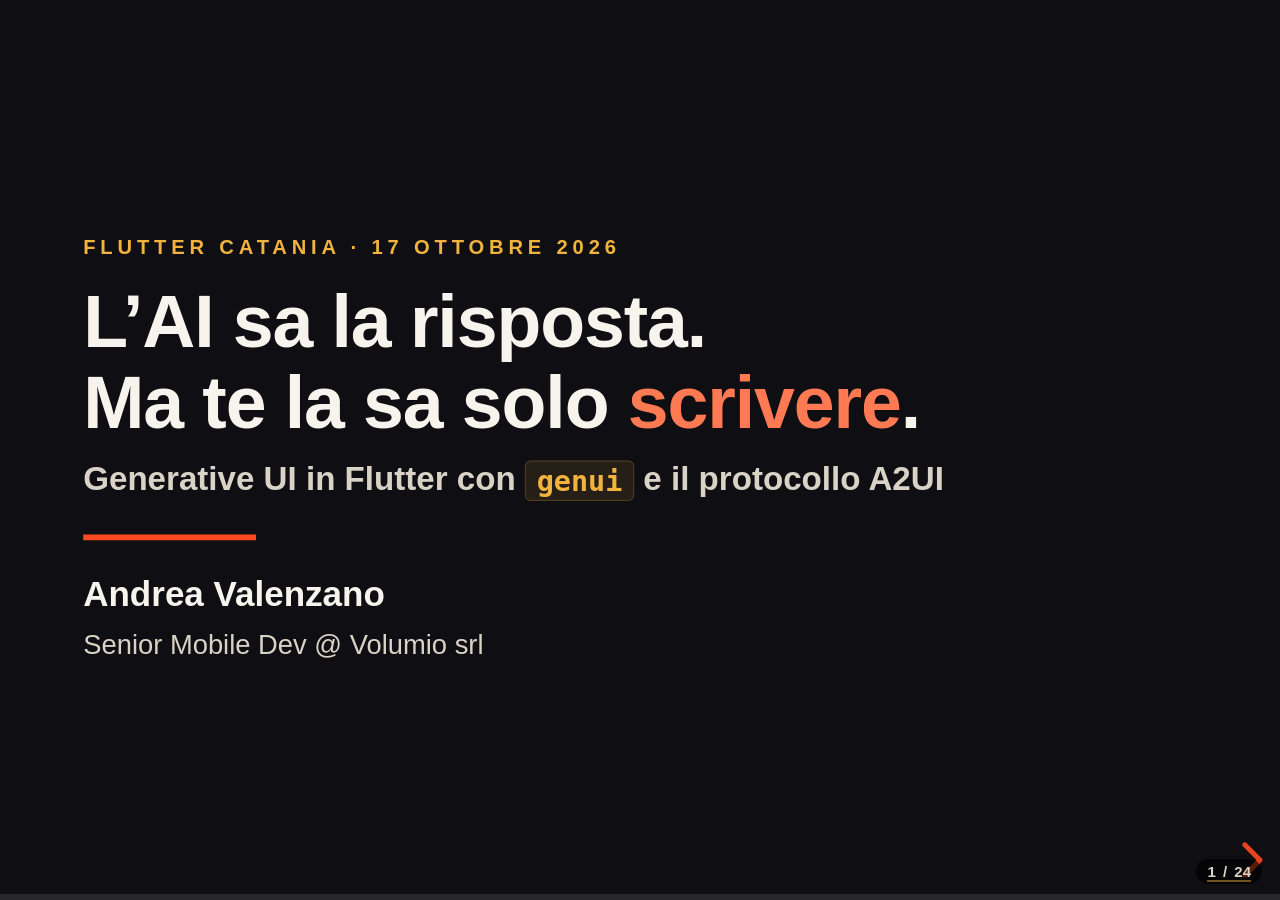
<file: slides/index.html>
<!doctype html>
<html lang="it">
<head>
  <meta charset="utf-8">
  <meta name="viewport" content="width=device-width, initial-scale=1.0, maximum-scale=1.0, user-scalable=no">
  <title>GenUI in Flutter — Flutter Catania, 17 ottobre 2026</title>
  <meta name="author" content="Andrea Valenzano">
  <meta name="description" content="L'AI sa la risposta, ma te la sa solo scrivere. Generative UI in Flutter con il package genui e il protocollo A2UI.">

  <!-- reveal.js 5.2.1 VENDORIZZATO: nessuna CDN, il deck parte offline da file:// e da HTTP -->
  <link rel="icon" href="data:image/svg+xml,%3Csvg xmlns='http://www.w3.org/2000/svg' viewBox='0 0 32 32'%3E%3Crect width='32' height='32' rx='6' fill='%230E0E13'/%3E%3Cpath d='M4 26 L16 7 L28 26 Z' fill='%23FF4A21'/%3E%3C/svg%3E">
  <link rel="stylesheet" href="vendor/reveal.js/dist/reset.css">
  <link rel="stylesheet" href="vendor/reveal.js/dist/reveal.css">
  <link rel="stylesheet" href="vendor/reveal.js/plugin/highlight/monokai.css">
  <!-- tema del talk: sostituisce integralmente dist/theme/* (non vendorizzato) -->
  <link rel="stylesheet" href="css/theme-etna.css">
</head>
<body>
<div class="reveal">
<div class="slides">

<!-- Durata: circa 40 minuti, più le domande (slot da 45).
     Atto 0 6:30 · Atto 1 5:45 · Atto 2 7:30 · Atto 3 13:40 ·
     Atto 4 3:40 · Chiusura 2:30. -->

<!-- ====================================================================== -->
<!-- ATTO 0 — AGGANCIO (6:30)                                               -->
<!-- ====================================================================== -->

<!-- ---------- 1 ---------- -->
<section id="s01" data-slide="1">
  <div class="wrap center cover">
    <div class="eyebrow">Flutter Catania &middot; 17 ottobre 2026</div>
    <h1>L&rsquo;AI sa la risposta.<br>Ma te la sa solo <span class="hl-lava">scrivere</span>.</h1>
    <div class="sub">Generative UI in Flutter con <code>genui</code> e il protocollo A2UI</div>
    <div class="rule"></div>
    <div class="who">
      <b>Andrea Valenzano</b>
      <span class="muted">Senior Mobile Dev @ Volumio srl</span>
    </div>
  </div>
</section>

<!-- ---------- 2 — IL PROBLEMA (confronto visivo reale) ---------- -->
<section id="s02" data-slide="2">
  <div class="actbar">Atto 0 &middot; <b>Il problema</b></div>
  <div class="wrap">
    <h2 class="stitle"><span class="kicker">Stessi dati</span>Chiedi all&rsquo;AI di una scossa sull&rsquo;Etna</h2>
    <div class="fill">
      <div class="grid g2" style="align-items:start">

        <!-- SINISTRA: la risposta testuale -->
        <div>
          <div class="chat-head">Quello che ricevi oggi</div>
          <div class="chat-bubble">
            Il <b>14 ottobre 2026 alle 04:12 UTC</b> l&rsquo;INGV ha registrato un
            evento di <b>magnitudo 3.4</b> nell&rsquo;area sommitale dell&rsquo;Etna,
            a <b>2.1 km</b> di profondit&agrave;, con epicentro <b>1.8 km a
            nord-est</b> del Cratere di Bocca Nuova, nel comune di Castiglione di
            Sicilia. Nelle sei ore precedenti tre scosse minori, tra magnitudo
            1.4 e 2.0. Nessun danno a persone o cose.
          </div>
          <div class="caption">Un muro di prosa. Per capire <em>dov&rsquo;&egrave;</em>
          devi aprire un&rsquo;altra app.</div>
        </div>

        <!-- DESTRA: la stessa informazione come card -->
        <div>
          <div class="card-head">Quello che potresti ricevere</div>
          <div class="quakecard">
            <svg class="qmap" viewBox="0 0 560 132" preserveAspectRatio="xMidYMid slice" role="img" aria-label="Mappa schematica dell'Etna con l'epicentro">
              <defs>
                <linearGradient id="seaG" x1="0" y1="0" x2="0" y2="1">
                  <stop offset="0%" stop-color="#121B26"/><stop offset="100%" stop-color="#0B1119"/>
                </linearGradient>
                <radialGradient id="coneG" cx="42%" cy="48%" r="62%">
                  <stop offset="0%" stop-color="#3E2C22"/><stop offset="100%" stop-color="#191921"/>
                </radialGradient>
              </defs>
              <rect width="560" height="132" fill="url(#seaG)"/>
              <!-- terra (schematica, non cartografica) -->
              <path d="M0,0 L392,0 L444,34 L436,86 L486,132 L0,132 Z" fill="url(#coneG)"/>
              <!-- costa ionica -->
              <path d="M392,0 L444,34 L436,86 L486,132" fill="none" stroke="#2E5A78" stroke-width="3"/>
              <!-- curve di livello attorno alla sommit&agrave; -->
              <g fill="none" stroke="#54402F" stroke-width="2">
                <ellipse cx="228" cy="60" rx="176" ry="54"/>
                <ellipse cx="228" cy="60" rx="132" ry="40"/>
                <ellipse cx="228" cy="60" rx="88"  ry="26"/>
                <ellipse cx="228" cy="60" rx="44"  ry="13"/>
              </g>
              <!-- reticolo -->
              <g stroke="#242A36" stroke-width="1">
                <line x1="140" y1="0" x2="140" y2="132"/><line x1="300" y1="0" x2="300" y2="132"/>
                <line x1="460" y1="0" x2="460" y2="132"/>
                <line x1="0" y1="40" x2="560" y2="40"/><line x1="0" y1="92" x2="560" y2="92"/>
              </g>
              <!-- epicentro -->
              <g>
                <circle cx="252" cy="52" r="30" fill="#FF4A21" opacity=".16"/>
                <circle cx="252" cy="52" r="18" fill="#FF4A21" opacity=".32"/>
                <circle cx="252" cy="52" r="8.5" fill="#FF4A21" stroke="#fff" stroke-width="2.5"/>
              </g>
              <!-- etichette -->
              <text x="252" y="102" fill="#E6DFD3" font-size="15" font-weight="700" font-family="sans-serif" text-anchor="middle">Etna &middot; area sommitale</text>
              <text x="534" y="124" fill="#5E86A4" font-size="14" font-family="sans-serif" text-anchor="end">Mar Ionio</text>
              <!-- scala -->
              <g><line x1="26" y1="118" x2="96" y2="118" stroke="#E6DFD3" stroke-width="3"/>
                 <text x="26" y="110" fill="#E6DFD3" font-size="13" font-family="sans-serif">5 km</text></g>
            </svg>
            <div class="qbody">
              <div class="qrow">
                <div class="mag">3.4</div>
                <div>
                  <div class="qwhere">Castiglione di Sicilia (CT)</div>
                  <div class="qwhen">14 ott 2026 &middot; 04:12 UTC &middot; INGV</div>
                </div>
              </div>
              <div class="qstats">
                <div>Profondit&agrave;<span>2.1 km</span></div>
                <div>Distanza<span>1.8 km NE</span></div>
                <div>Precedenti 6h<span>3 eventi</span></div>
              </div>
              <div class="qcta">Vedi i 3 eventi precedenti &rarr;</div>
            </div>
          </div>
        </div>

      </div>
    </div>
    <div class="footline lava">Stessi identici dati. Stesso modello. Stessa API.
      <span class="hl-ocra">Cambia solo chi decide la forma della risposta.</span></div>
  </div>
</section>

<!-- ---------- 3 — DEMO: QUELLO CHE RICEVI OGGI ---------- -->
<section id="s03" data-slide="3" class="live" data-background-color="#170A06">
  <div class="wrap center">
    <div class="livebadge"><span class="dot"></span> Demo</div>
    <h2>Quello che ricevi oggi</h2>
    <p class="stage">Dati INGV veri, ma il modello risponde <b>solo a parole</b>.</p>
    <div class="todo">
      <b>&#9654;</b> menu Risposte &rarr; <b>Solo testo</b><br>
      &gt; <b>dimmi della scossa pi&ugrave; forte di questa settimana</b><br>
      <span style="opacity:.75">attesa: tool call &rarr; INGV &rarr; un muro di prosa, come nella slide 2</span>
    </div>
  </div>
</section>

<!-- ====================================================================== -->
<!-- ATTO 1 — IL PERCH&Eacute; (5:45)                                       -->
<!-- ====================================================================== -->

<!-- ---------- 4 ---------- -->
<section id="s04" data-slide="4">
  <div class="actbar">Atto 1 &middot; <b>Il perch&eacute;</b></div>
  <div class="wrap">
    <h2 class="stitle"><span class="kicker">Il panorama</span>Tre modi di mettere insieme UI e AI</h2>
    <div class="fill">
      <div class="grid g3">
        <div class="card">
          <span class="tag t-neu">1</span>
          <h3>Chat pura</h3>
          <p class="muted" style="font-size:.86em">Una sola UI possibile:
          la bolla di testo. Tutto diventa prosa.</p>
          <p class="mono" style="font-size:.72em;color:var(--ash)">markdown &middot; liste
          &middot; tabelle ASCII</p>
        </div>
        <div class="card">
          <span class="tag t-neu">2</span>
          <h3>UI generativa, catalogo base</h3>
          <p class="muted" style="font-size:.86em">L&rsquo;AI sceglie <b>anche la
          forma</b>, con i mattoncini generici di <code>genui</code>.</p>
          <p class="mono" style="font-size:.72em;color:var(--ash)">Text &middot; Card
          &middot; Column &middot; Button</p>
        </div>
        <div class="card lava">
          <span class="tag t-hot">3 &middot; stasera</span>
          <h3>UI generativa custom</h3>
          <p style="font-size:.86em">Catalogo <b>arricchito</b> con i tuoi widget.
          Componenti pensati per i tuoi dati.</p>
          <p class="mono" style="font-size:.72em;color:var(--ocra)">EventCard &middot; MapCard
          &middot; TimelineChart</p>
        </div>
      </div>
    </div>
    <div class="footline">Dal secondo in poi l&rsquo;AI sceglie <b>anche la forma</b>.
      <span class="hl-ocra">Il terzo &egrave; quello che costruiamo stasera.</span></div>
  </div>
</section>

<!-- ---------- 5 ---------- -->
<section id="s05" data-slide="5">
  <div class="actbar">Atto 1 &middot; <b>Il perch&eacute;</b></div>
  <div class="wrap">
    <h2 class="stitle"><span class="kicker">Definizione</span>Che cos&rsquo;&egrave;, in una riga</h2>
    <div class="fill">
      <p class="lead xl">L&rsquo;agente sceglie <span class="hl-lava">anche la
        presentazione</span>, non solo il contenuto.</p>
      <div class="grid g2" style="margin-top:34px">
        <div class="card">
          <span class="tag t-neu">LLM &ldquo;normale&rdquo;</span>
          <p style="font-size:.92em">Decide <b>che cosa</b> dire.</p>
          <p class="mono" style="font-size:.78em;color:var(--ash)">risposta : String</p>
        </div>
        <div class="card ocra">
          <span class="tag t-hot">Agente GenUI</span>
          <p style="font-size:.92em">Decide anche <b>come mostrarlo</b>.</p>
          <p class="mono" style="font-size:.78em;color:var(--ocra)">risposta : albero di widget</p>
        </div>
      </div>
    </div>
    <div class="footline lava">La risposta non &egrave; una stringa.
      &Egrave; una <b>descrizione di interfaccia</b> che il tuo client sa rendere.</div>
  </div>
</section>

<!-- ---------- 6 — LA SLIDE PI&Ugrave; IMPORTANTE ---------- -->
<section id="s06" data-slide="6" data-background-color="#0A0A10">
  <div class="actbar">Atto 1 &middot; <b>Il perch&eacute;</b></div>
  <div class="wrap">
    <h2 class="stitle"><span class="kicker">&#9888; Se vi ricordate una sola slide, questa</span>Mettiamo subito a posto un equivoco</h2>
    <div class="fill">
      <div class="nosi">
        <div class="no">
          <div class="mark">&#10007;</div>
          <div class="claim">L&rsquo;AI genera codice Dart a&nbsp;runtime</div>
          <!-- SYNC: nessuna sostituzione — pseudo-codice volutamente FINTO, illustra ci&ograve; che NON accade. Non sincronizzare con la demo. -->
          <div class="snippet"><span class="c">// non succede. mai.</span>
<span class="k">final</span> src = <span class="k">await</span> ai.generate();
<span class="k">final</span> w   = <span class="t">eval</span>(src);
runApp(w); <span class="c">// ?!</span></div>
          <p class="caption" style="color:var(--text-2);font-size:.62em">Niente <code>eval</code>.
          Niente compilatore a bordo. Non esiste in Dart, e non lo vuoi.</p>
        </div>
        <div class="si">
          <div class="mark">&#10003;</div>
          <div class="claim">L&rsquo;AI compone widget da un catalogo che scrivi tu</div>
          <!-- SYNCED da test/bloc/conversation_bloc_test.dart (_eventCardScript, righe 62-74).
               ATTENZIONE: è l'A2UI dei test, NON una cattura reale dello stream di Gemini.
               Per una cattura vera: in debug LoggingLlmGateway stampa in console la
               risposta grezza del modello. -->
          <div class="snippet"><span class="c">// A2UI vero, dai test della demo</span>
{<span class="t">"version"</span>:<span class="s">"v0.9"</span>,<span class="t">"updateComponents"</span>:{
 <span class="t">"surfaceId"</span>:<span class="s">"s1"</span>,<span class="t">"components"</span>:[{
  <span class="t">"id"</span>:<span class="s">"root"</span>,<span class="t">"component"</span>:<span class="s">"EventCard"</span>,
  <span class="t">"event"</span>:{&hellip;,<span class="t">"magnitude"</span>:<span class="s">4.3</span>,&hellip;}}]}}</div>
          <p class="caption" style="color:var(--text-2);font-size:.62em">&Egrave; <b>dati</b>, non codice.
          <code>EventCard</code> esiste perch&eacute; l&rsquo;hai scritta tu e
          l&rsquo;hai messa nel catalogo.</p>
        </div>
      </div>
      <div class="bigclaim">Il catalogo &egrave; il <span class="u">vocabolario</span>
        che concedi al modello.<br>Ed &egrave; anche, nello stesso momento,
        la sua <span class="u">sandbox</span>.</div>
    </div>
  </div>
</section>

<!-- ---------- 7 ---------- -->
<section id="s07" data-slide="7">
  <div class="actbar">Atto 1 &middot; <b>Il perch&eacute;</b></div>
  <div class="wrap">
    <h2 class="stitle"><span class="kicker">Il protocollo</span>A2UI &mdash; il formato che il modello parla</h2>
    <div class="fill">
      <div class="grid g2-wide-left">
        <div>
          <ul>
            <li><b>Protocollo aperto</b>, non una libreria: descrive <em>come si
              descrive</em> una UI, non come la disegni.</li>
            <li>Versione <b>v0.9</b>, portato avanti da Google.
              <span class="mono muted">a2ui.org</span></li>
            <li><b>Renderer</b>: Flutter (<code>genui</code>), Angular.
              React in arrivo, SwiftUI e Jetpack Compose in roadmap.</li>
          </ul>
        </div>
        <div class="card ocra">
          <span class="tag t-hot">Perch&eacute; JSON</span>
          <p style="font-size:.86em"><b>Sicuro</b>: sono dati, non c&rsquo;&egrave;
          niente da eseguire.</p>
          <p style="font-size:.86em;margin-top:8px"><b>Veloce</b>: gli LLM lo
          scrivono bene, i client lo leggono subito.</p>
          <p style="font-size:.86em;margin-top:8px"><b>Ovunque</b>: lo legge
          qualunque linguaggio. Il tuo <b>catalogo</b> resta l&rsquo;unica cosa
          specifica della piattaforma.</p>
        </div>
      </div>
      <div class="flow" style="margin-top:26px;justify-content:center">
        <div class="step">Modello</div><div class="arr">&rarr;</div>
        <div class="step"><b class="hl-ocra">A2UI</b> (JSON in streaming)</div><div class="arr">&rarr;</div>
        <div class="step"><code>genui</code></div><div class="arr">&rarr;</div>
        <div class="step">Widget Flutter</div>
      </div>
    </div>
  </div>
</section>

<!-- ---------- 8 ---------- -->
<section id="s08" data-slide="8">
  <div class="actbar">Atto 1 &middot; <b>Il perch&eacute;</b></div>
  <div class="wrap">
    <h2 class="stitle"><span class="kicker">Onest&agrave; intellettuale</span>Stato dell&rsquo;arte, senza entusiasmo</h2>
    <div class="fill">
      <div class="grid g2-wide-left">
        <table>
          <tbody>
            <tr><th>Package</th><td><code>genui</code> &mdash;
              <span class="muted">non pi&ugrave;</span>
              <span class="mono muted" style="text-decoration:line-through">flutter_genui</span></td></tr>
            <tr><th>Versione</th><td><code>0.10.3</code> &nbsp;<span class="pill hot">alpha</span>
              <span class="muted">&middot; ultima 0.10.4</span></td></tr>
            <tr><th>Riscrittura</th><td>maggio 2026, sopra A2UI v0.9</td></tr>
            <tr><th>In arrivo</th><td>spezzato in <code>a2ui_core</code>,
              <code>a2ui_agent</code>, <code>a2ui_flutter</code></td></tr>
            <tr><th>Piattaforme</th><td>Android &middot; iOS &middot; macOS &middot; <b>web</b></td></tr>
          </tbody>
        </table>
        <div class="card lava">
          <span class="tag t-no">Attenzione</span>
          <p style="font-size:.88em"><code>ContentGenerator</code> <b>non esiste
          pi&ugrave;</b>: met&agrave; dei tutorial che trovate online &egrave; gi&agrave;
          obsoleta.</p>
          <p style="font-size:.88em;margin-top:12px"><b>Pinnate la versione.</b>
          In alpha un minor pu&ograve; cambiarvi l&rsquo;API sotto i piedi.
          E il prossimo cambio di nome &egrave; gi&agrave; annunciato.</p>
        </div>
      </div>
    </div>
    <div class="footline">Dati verificati il <b>17 ottobre 2026</b>.
      <span class="hl-ocra">Ricontrollateli: a questo ritmo invecchiano in settimane.</span></div>
  </div>
</section>

<!-- ====================================================================== -->
<!-- ATTO 2 — ARCHITETTURA (7:30)                                           -->
<!-- ====================================================================== -->

<!-- ---------- 9 — I TRE LAYER (SVG inline) ---------- -->
<section id="s09" data-slide="9">
  <div class="actbar">Atto 2 &middot; <b>Architettura</b></div>
  <div class="wrap">
    <h2 class="stitle"><span class="kicker">Come &egrave; fatto dentro</span>Tre layer, uno sopra l&rsquo;altro</h2>
    <div class="fill">
      <svg class="diagram" viewBox="0 0 1000 318" role="img"
           aria-label="Diagramma dei tre layer di genui: Engine (SurfaceController), Transport (A2uiTransportAdapter), Facade (Conversation)">
        <defs>
          <marker id="m9L" viewBox="0 0 10 10" refX="8" refY="5"
                  markerWidth="4" markerHeight="4" orient="auto" markerUnits="strokeWidth">
            <path d="M0,0 L10,5 L0,10 z" fill="#FF4A21"/>
          </marker>
          <marker id="m9O" viewBox="0 0 10 10" refX="8" refY="5"
                  markerWidth="4" markerHeight="4" orient="auto" markerUnits="strokeWidth">
            <path d="M0,0 L10,5 L0,10 z" fill="#F2B33D"/>
          </marker>
        </defs>

        <!-- kicker sopra i box -->
        <text class="d-kick" x="155" y="22" text-anchor="middle">1 &middot; ENGINE</text>
        <text class="d-kick" x="500" y="22" text-anchor="middle">2 &middot; TRANSPORT</text>
        <text class="d-kick" x="845" y="22" text-anchor="middle">3 &middot; FACADE</text>

        <!-- layer -->
        <rect class="d-box-l" x="5"   y="36" width="300" height="150" rx="12"/>
        <rect class="d-box"   x="350" y="36" width="300" height="150" rx="12"/>
        <rect class="d-box-o" x="695" y="36" width="300" height="150" rx="12"/>

        <text class="d-api"  x="155" y="78"  text-anchor="middle">SurfaceController</text>
        <text class="d-note" x="155" y="114" text-anchor="middle">tiene lo stato delle</text>
        <text class="d-note" x="155" y="140" text-anchor="middle">surface e compone i</text>
        <text class="d-note" x="155" y="166" text-anchor="middle">widget dal Catalog</text>

        <text class="d-api"  x="500" y="78"  text-anchor="middle">A2uiTransportAdapter</text>
        <text class="d-note" x="500" y="114" text-anchor="middle">parla col modello:</text>
        <text class="d-note" x="500" y="140" text-anchor="middle">manda il prompt,</text>
        <text class="d-note" x="500" y="166" text-anchor="middle">riceve i chunk A2UI</text>

        <text class="d-api"  x="845" y="78"  text-anchor="middle">Conversation</text>
        <text class="d-note" x="845" y="114" text-anchor="middle">l&rsquo;unica API che tocchi</text>
        <text class="d-note" x="845" y="140" text-anchor="middle">dalla UI: sendRequest(),</text>
        <text class="d-note" x="845" y="166" text-anchor="middle">events, state</text>

        <!-- frecce fra i layer -->
        <line class="d-arrow" x1="310" y1="111" x2="342" y2="111" marker-end="url(#m9L)"/>
        <line class="d-arrow" x1="655" y1="111" x2="687" y2="111" marker-end="url(#m9L)"/>

        <!-- connettori verso ci&ograve; che si aggancia -->
        <line class="d-arrow-d" x1="155" y1="232" x2="155" y2="192" marker-end="url(#m9O)"/>
        <line class="d-arrow-d" x1="500" y1="232" x2="500" y2="192" marker-end="url(#m9O)"/>
        <line class="d-arrow-d" x1="845" y1="232" x2="845" y2="192" marker-end="url(#m9O)"/>

        <rect class="d-box" x="5"   y="234" width="300" height="80" rx="12" opacity=".75"/>
        <rect class="d-box" x="350" y="234" width="300" height="80" rx="12" opacity=".75"/>
        <rect class="d-box" x="695" y="234" width="300" height="80" rx="12" opacity=".75"/>

        <text class="d-lbl"  x="155" y="268" text-anchor="middle">Catalog + CatalogItem</text>
        <text class="d-note" x="155" y="296" text-anchor="middle">lo scrivi tu</text>
        <text class="d-lbl"  x="500" y="268" text-anchor="middle">Gemini</text>
        <text class="d-note" x="500" y="296" text-anchor="middle">via Firebase AI Logic</text>
        <text class="d-lbl"  x="845" y="268" text-anchor="middle">ConversationBloc</text>
        <text class="d-note" x="845" y="296" text-anchor="middle">la tua app</text>
      </svg>
    </div>
  </div>
</section>

<!-- ---------- 10 ---------- -->
<section id="s10" data-slide="10">
  <div class="actbar">Atto 2 &middot; <b>Architettura</b></div>
  <div class="wrap">
    <h2 class="stitle"><span class="kicker">Il concetto centrale</span>Che cos&rsquo;&egrave; una <em>surface</em></h2>
    <div class="fill">
      <div class="grid g2-wide-right">
        <div>
          <ul>
            <li>Una <b>superficie di rendering</b> con un id.</li>
            <li>Il modello dice: &laquo;sulla surface <code>main</code> metti
              <em>questo</em> albero&raquo;.</li>
            <li>Una conversazione pu&ograve; averne <b>pi&ugrave; di una</b>: la
              risposta principale, un pannello di dettaglio, una barra di azioni.</li>
            <li>Gli eventi (il tap su una card) <b>risalgono</b> dalla surface
              e diventano <b>un nuovo turno</b>.</li>
          </ul>
        </div>
        <div>
          <!-- SYNCED da lib/ui/chat_page.dart (righe 104-112, senza il _SurfaceFrame
               che fa da cornice) e lib/catalog/map_card/map_card_item.dart (righe 33-40) -->
          <pre class="small"><span class="codecap">surface</span><code class="language-dart" data-trim data-line-numbers="2-7|10-18">
// chat_page.dart — una surface per risposta
for (final surfaceId in turn.surfaceIds)
  Surface(
    key: ValueKey(surfaceId),
    surfaceContext: bloc.agent.controller
        .contextFor(surfaceId),
  ),

// map_card_item.dart — il tap su un epicentro
onEventTap: (event) => itemContext.dispatchEvent(
  UserActionEvent(
    name: 'map_epicenter_tapped',
    surfaceId: itemContext.surfaceId,
    sourceComponentId: itemContext.id,
    context: {'eventId': event.eventId,
              'place': event.place},
  ),
),
          </code></pre>
        </div>
      </div>
    </div>
  </div>
</section>

<!-- ---------- 11 ---------- -->
<section id="s11" data-slide="11">
  <div class="actbar">Atto 2 &middot; <b>Architettura</b></div>
  <div class="wrap">
    <h2 class="stitle"><span class="kicker">Il pezzo che scrivi tu</span><code>Catalog</code> e <code>CatalogItem</code></h2>
    <div class="fill">
      <p class="lead">Il <span class="hl-lava">vocabolario</span> che il modello ha il
        permesso di usare.</p>
      <!-- SYNCED da lib/catalog/etna_catalog.dart (righe 13-34) -->
      <pre class="small" style="margin-top:18px"><span class="codecap">catalog</span><code class="language-dart" data-trim data-line-numbers="3-8|9-10">
abstract final class EtnaCatalog {
  static const String catalogId = 'flutter-catania.dev:etna';
  static final List&lt;CatalogItem&gt; items = [
    eventCardItem,
    mapCardItem,
    timelineChartItem,
    comparisonCardItem,
  ];
  static Catalog asCatalog() =&gt; BasicCatalogItems.asNoAssetCatalog().copyWith(
    newItems: items, catalogId: catalogId, systemPromptFragments: [_rules]);
}
      </code></pre>
    </div>
    <div class="footline">Quattro <code>CatalogItem</code> sopra i <em>basic</em>.
      <span class="hl-ocra">Il modello non pu&ograve; nominare nient&rsquo;altro.</span></div>
  </div>
</section>

<!-- ---------- 12 ---------- -->
<section id="s12" data-slide="12">
  <div class="actbar">Atto 2 &middot; <b>Architettura</b></div>
  <div class="wrap">
    <h2 class="stitle"><span class="kicker">Il contratto</span>Lo schema, con <code>json_schema_builder</code></h2>
    <div class="fill">
      <!-- SYNCED da lib/catalog/seismic_event_schema.dart (righe 12-42) -->
      <pre><span class="codecap">schema</span><code class="language-dart" data-trim data-line-numbers="3-7|8|9-10">
final Schema seismicEventSchema = S.object(
  properties: {
    'time': S.string(description: 'Istante dell\'evento in formato '
        'ISO 8601 UTC, es. 2026-09-18T03:14:00Z.'),
    'magnitude': S.number(description: 'Magnitudo, es. 3.4.'),
    'place': S.string(description: 'Località di riferimento, es. '
        '"1 km N Ragalna (CT)".'),
  },  // ... eventId, magnitudeType, latitude, longitude, depthKm
  required: ['eventId', 'time', 'magnitude', 'magnitudeType', 'place',
             'latitude', 'longitude', 'depthKm'],
);
      </code></pre>
    </div>
    <div class="footline lava">Lo schema non &egrave; documentazione: &egrave;
      <b>l&rsquo;unica cosa che il modello vede</b> del tuo widget.
      <span class="hl-ocra">Se non &egrave; qui dentro, non pu&ograve; inventarlo.</span></div>
  </div>
</section>

<!-- ---------- 13 — IL GIRO COMPLETO (sequence diagram SVG) ---------- -->
<section id="s13" data-slide="13">
  <div class="actbar">Atto 2 &middot; <b>Architettura</b></div>
  <div class="wrap">
    <h2 class="stitle"><span class="kicker">Tutto insieme</span>Il giro completo, dal tap al widget</h2>
    <div class="fill">
      <svg class="diagram" viewBox="0 0 1000 392" role="img"
           aria-label="Sequence diagram: utente, ConversationBloc, A2uiTransportAdapter, Gemini, INGV FDSN">
        <defs>
          <marker id="m14L" viewBox="0 0 10 10" refX="8" refY="5"
                  markerWidth="4" markerHeight="4" orient="auto" markerUnits="strokeWidth">
            <path d="M0,0 L10,5 L0,10 z" fill="#FF4A21"/>
          </marker>
          <marker id="m14O" viewBox="0 0 10 10" refX="8" refY="5"
                  markerWidth="4" markerHeight="4" orient="auto" markerUnits="strokeWidth">
            <path d="M0,0 L10,5 L0,10 z" fill="#F2B33D"/>
          </marker>
        </defs>

        <!-- intestazioni delle lifeline -->
        <rect class="d-box-o" x="2"   y="2" width="188" height="76" rx="10"/>
        <rect class="d-box"   x="204" y="2" width="188" height="76" rx="10"/>
        <rect class="d-box-l" x="406" y="2" width="188" height="76" rx="10"/>
        <rect class="d-box"   x="608" y="2" width="188" height="76" rx="10"/>
        <rect class="d-box"   x="810" y="2" width="188" height="76" rx="10"/>

        <text class="d-title" x="96"  y="34" text-anchor="middle">Utente</text>
        <text class="d-note"  x="96"  y="60" text-anchor="middle">tocca e digita</text>

        <text class="d-title" x="298" y="30" text-anchor="middle">App</text>
        <text class="d-sub"   x="298" y="58" text-anchor="middle">ConversationBloc</text>

        <text class="d-title" x="500" y="28" text-anchor="middle">Transport</text>
        <text class="d-sub"   x="500" y="50" text-anchor="middle">A2uiTransport</text>
        <text class="d-sub"   x="500" y="70" text-anchor="middle">Adapter</text>

        <text class="d-title" x="702" y="30" text-anchor="middle">Gemini</text>
        <text class="d-sub"   x="702" y="58" text-anchor="middle">Firebase AI</text>

        <text class="d-title" x="904" y="30" text-anchor="middle">INGV FDSN</text>
        <text class="d-sub"   x="904" y="58" text-anchor="middle">IngvRepository</text>

        <!-- lifeline -->
        <line class="d-life" x1="96"  y1="78" x2="96"  y2="390"/>
        <line class="d-life" x1="298" y1="78" x2="298" y2="390"/>
        <line class="d-life" x1="500" y1="78" x2="500" y2="390"/>
        <line class="d-life" x1="702" y1="78" x2="702" y2="390"/>
        <line class="d-life" x1="904" y1="78" x2="904" y2="390"/>

        <!-- 1 -->
        <text class="d-lbl" x="197" y="102" text-anchor="middle">&ldquo;cosa &egrave; successo?&rdquo;</text>
        <line class="d-arrow" x1="96" y1="110" x2="294" y2="110" marker-end="url(#m14L)"/>
        <!-- 2 -->
        <text class="d-lbl" x="399" y="140" text-anchor="middle">onSend(message)</text>
        <line class="d-arrow" x1="298" y1="148" x2="496" y2="148" marker-end="url(#m14L)"/>
        <!-- 3 -->
        <text class="d-lbl" x="601" y="178" text-anchor="middle">prompt + tool schema</text>
        <line class="d-arrow" x1="500" y1="186" x2="698" y2="186" marker-end="url(#m14L)"/>
        <!-- 4 -->
        <text class="d-lbl" x="803" y="216" text-anchor="middle">searchEarthquakes()</text>
        <line class="d-arrow" x1="702" y1="224" x2="900" y2="224" marker-end="url(#m14L)"/>
        <!-- 5 -->
        <text class="d-lbl" x="803" y="254" text-anchor="middle">GeoJSON: 47 eventi</text>
        <line class="d-arrow-d" x1="904" y1="262" x2="706" y2="262" marker-end="url(#m14O)"/>
        <!-- 6 -->
        <text class="d-lbl" x="601" y="292" text-anchor="middle">chunk A2UI &rarr; addChunk()</text>
        <line class="d-arrow-d" x1="702" y1="300" x2="504" y2="300" marker-end="url(#m14O)"/>
        <!-- 7 -->
        <text class="d-lbl" x="399" y="330" text-anchor="middle">surface aggiornata</text>
        <line class="d-arrow-d" x1="500" y1="338" x2="302" y2="338" marker-end="url(#m14O)"/>
        <!-- 8 -->
        <text class="d-lbl" x="197" y="368" text-anchor="middle">MapCard + TimelineChart</text>
        <line class="d-arrow" x1="298" y1="376" x2="100" y2="376" marker-end="url(#m14L)"/>
      </svg>
    </div>
  </div>
</section>

<!-- ====================================================================== -->
<!-- ATTO 3 — CODICE E DEMO (13:40)                                         -->
<!-- ====================================================================== -->

<!-- ---------- 14 ---------- -->
<section id="s14" data-slide="14">
  <div class="actbar">Atto 3 &middot; <b>Codice e demo</b></div>
  <div class="wrap">
    <h2 class="stitle"><span class="kicker">I dati veri</span>INGV FDSN &mdash; aperta, senza chiave</h2>
    <div class="fill">
      <div class="grid g2" style="align-items:start">
        <div>
          <!-- SYNCED da lib/data/ingv_repository.dart (righe 11-14 e 63-73) -->
          <pre class="small"><span class="codecap">repository</span><code class="language-dart" data-trim data-line-numbers>
// lib/data/ingv_repository.dart
static const double minLatitude = 37.4;
static const double maxLatitude = 37.9;
static const double minLongitude = 14.7;
static const double maxLongitude = 15.3;

final uri = Uri.https(_host, _path, {
  'starttime': _formatTime(startTime),
  if (endTime != null)
    'endtime': _formatTime(endTime),
  'minmagnitude': minMagnitude.toString(),
  'minlat': EtnaBounds.minLatitude.toString(),
  'maxlat': EtnaBounds.maxLatitude.toString(),
  'minlon': EtnaBounds.minLongitude.toString(),
  'maxlon': EtnaBounds.maxLongitude.toString(),
  'format': 'geojson',
  'limit': limit.toString(),
});
          </code></pre>
        </div>
        <div>
          <ul>
            <li><b>API</b>: <span class="mono" style="font-size:.78em;color:var(--ocra)">webservices.ingv.it<br>/fdsnws/event/1/query</span></li>
            <li>Nessuna API key. <b>Nessun proxy.</b></li>
            <li><code>Access-Control-Allow-Origin: *</code> &rarr; funziona anche
              dal browser.</li>
            <li>Il bounding box &egrave; il riquadro dell&rsquo;Etna.</li>
          </ul>
        </div>
      </div>
    </div>
  </div>
</section>

<!-- ---------- 15 ---------- -->
<section id="s15" data-slide="15">
  <div class="actbar">Atto 3 &middot; <b>Codice e demo</b></div>
  <div class="wrap">
    <h2 class="stitle"><span class="kicker">Function calling</span>Lo strumento che dai a Gemini</h2>
    <div class="fill">
      <!-- SYNCED da lib/ai/etna_tools.dart (righe 19-55) -->
      <pre class="small"><span class="codecap">tool</span><code class="language-dart" data-trim data-line-numbers="1-5|6-9|13-14">
static final FunctionDeclaration searchEarthquakes = FunctionDeclaration(
  searchEarthquakesName,   // 'searchEarthquakes'
  'Cerca i terremoti registrati dall\'INGV nell\'area dell\'Etna. '
  'Usa questa funzione ogni volta che servono dati sismici reali: '
  'non inventare mai magnitudo, date o località.',
  parameters: {
    'daysBack': Schema.integer(description: 'Quanti giorni indietro cercare a partire da oggi. '
        'Es. 7 per "questa settimana", 30 per "questo mese".'),
    // ... minMagnitude, limit, offsetDays
  },
  optionalParameters: ['minMagnitude', 'limit', 'offsetDays'],
);
// gli handler, nello stesso file, indicizzati per nome:
Map&lt;String, ToolHandler&gt; get handlers =&gt; {searchEarthquakesName: _handleSearchEarthquakes};
      </code></pre>
    </div>
    <div class="footline">Il modello non sa cos&rsquo;&egrave; l&rsquo;INGV.
      <span class="hl-ocra">Sa che esiste uno strumento con quel nome e quella
      descrizione</span>, e decide lui quando serve.</div>
  </div>
</section>

<!-- ---------- 16 ---------- -->
<section id="s16" data-slide="16">
  <div class="actbar">Atto 3 &middot; <b>Codice e demo</b></div>
  <div class="wrap">
    <h2 class="stitle"><span class="kicker">Il widget</span>Anatomia di una card &mdash; e resta <em>pura</em></h2>
    <div class="fill">
      <!-- SYNCED da lib/catalog/event_card/event_card.dart (righe 12-21 e 225-230) -->
      <pre class="small"><span class="codecap">event_card.dart</span><code class="language-dart" data-trim data-line-numbers="2-5|6-9|12-14">
class EventCard extends StatelessWidget {
  const EventCard({super.key, required this.event, this.onTap});
  final SeismicEvent event;
  /// Tap opzionale: in app lo collega l'adapter, nel previewer resta null.
  final VoidCallback? onTap;
  @override
  Widget build(BuildContext context) {
    /* ... */
  }
}

@Preview(name: 'EventCard — scossa forte', group: 'Catalogo Etna',
    size: Size(460, 220))
Widget eventCardStrong() =&gt; EventCard(event: _strongQuake);
      </code></pre>
    </div>
    <div class="footline lava">Il widget non sa nulla di AI, JSON o Firebase.
      <span class="hl-ocra">&Egrave; un vincolo del previewer &mdash; ed &egrave;
      comunque buon design.</span></div>
  </div>
</section>

<!-- ---------- 17 — LIVE: VS CODE ---------- -->
<section id="s17" data-slide="17" class="live" data-background-color="#170A06">
  <div class="wrap center">
    <div class="livebadge"><span class="dot"></span> Live &middot; VS Code</div>
    <h2>Widget Preview</h2>
    <p class="stage">Un solo pannello con <b>tutto il catalogo</b>: le quattro card,
      in light, dark e casi limite, senza lanciare l&rsquo;app e senza Firebase.</p>
    <div class="todo">
      <b>&#9654;</b> apro il pannello Widget Preview<br>
      <b>&#9654;</b> group: <b>'Catalogo Etna'</b> &rarr; 14 anteprime, 4 card<br>
      <b>&#9654;</b> cambio <b>brightness</b> &rarr; light / dark a caldo<br>
      <b>&#9654;</b> tocco un colore &rarr; hot reload nel pannello
    </div>
  </div>
</section>

<!-- ---------- 18 ---------- -->
<section id="s18" data-slide="18">
  <div class="actbar">Atto 3 &middot; <b>Codice e demo</b></div>
  <div class="wrap">
    <h2 class="stitle"><span class="kicker">L&rsquo;adapter</span>Da widget a <code>CatalogItem</code></h2>
    <div class="fill">
      <!-- SYNCED da lib/catalog/event_card/event_card_item.dart (righe 11-39) -->
      <pre class="small"><span class="codecap">event_card_item.dart</span><code class="language-dart" data-trim data-line-numbers="2|3-6|7-12">
final CatalogItem eventCardItem = CatalogItem(
  name: 'EventCard',
  dataSchema: S.object(
    description: 'Il dettaglio di UNA singola scossa. Usala quando l\'utente '
        'chiede di un evento specifico, per esempio "la scossa più forte".',
    properties: {'event': seismicEventSchema}, required: ['event']),
  widgetBuilder: (itemContext) {
    final data = itemContext.data as Map&lt;String, Object?&gt;;
    final event = parseSeismicEvent(data['event']! as Map&lt;String, Object?&gt;);
    return EventCard(event: event, onTap: () =&gt; itemContext.dispatchEvent(
        UserActionEvent(name: 'event_card_tapped',
            surfaceId: itemContext.surfaceId, /* ... */)));
  },
);
      </code></pre>
      <div class="grid g3 tight" style="margin-top:22px">
        <div class="card flat"><span class="pill">name</span>
          <p class="caption">il nome che il modello pu&ograve; scrivere</p></div>
        <div class="card flat"><span class="pill hot">dataSchema</span>
          <p class="caption">il contratto: cosa pu&ograve; passare</p></div>
        <div class="card flat"><span class="pill ok">widgetBuilder</span>
          <p class="caption">la traduzione JSON &rarr; pixel</p></div>
      </div>
    </div>
  </div>
</section>

<!-- ---------- 19 ---------- -->
<section id="s19" data-slide="19">
  <div class="actbar">Atto 3 &middot; <b>Codice e demo</b></div>
  <div class="wrap">
    <h2 class="stitle"><span class="kicker">L&rsquo;ultimo pezzo</span>Il system prompt</h2>
    <div class="fill">
      <!-- SYNCED da lib/ai/response_mode.dart (righe 44-46), lib/ai/etna_agent.dart (riga 63)
           e lib/catalog/etna_catalog.dart (righe 36-57) -->
      <pre class="small"><span class="codecap">prompt</span><code class="language-dart" data-trim data-line-numbers="1-2|4-5|7-10">
PromptBuilder.chat(catalog: catalog).systemPromptJoined() // response_mode.dart
systemInstruction: Content.system(mode.systemPrompt),     // etna_agent.dart
// lib/catalog/etna_catalog.dart — le TUE regole, iniettate nel prompt
static const String _rules = '''
Sei l'assistente sismico dell'Etna. Rispondi in italiano.
SCELTA DELLA CARD — è la decisione più importante che prendi:
- EventCard: una singola scossa in dettaglio ("la scossa più forte").
- MapCard: DOVE sono avvenute le scosse, o il quadro di uno sciame.
- TimelineChart: QUANDO sono avvenute, l'andamento nel tempo.
- ComparisonCard: il paragone fra due periodi ("confronta con agosto").
DATI:
- Chiama sempre searchEarthquakes prima di parlare di scosse.
- Non inventare MAI magnitudo, date, località o identificativi: ...
''';
      </code></pre>
    </div>
    <div class="footline">Il prompt <b>non descrive i widget</b>: quelli li legge
      dallo schema. <span class="hl-ocra">Il prompt dice <em>quando</em> usarli.</span></div>
  </div>
</section>

<!-- ---------- 20 — COSA CI ASPETTIAMO ---------- -->
<section id="s20" data-slide="20">
  <div class="actbar">Atto 3 &middot; <b>Codice e demo</b></div>
  <div class="wrap">
    <h2 class="stitle"><span class="kicker">Cosa ci aspettiamo</span>Una sola app. Tre domande. Tre UI diverse.</h2>
    <div class="fill">
      <div class="grid g3">
        <div class="card">
          <span class="tag t-neu">Domanda 1</span>
          <p class="mono" style="font-size:.80em;color:var(--text-2)">&ldquo;cosa &egrave; successo sull&rsquo;Etna questa settimana?&rdquo;</p>
          <p style="margin-top:14px"><span class="arr hl-lava">&darr;</span></p>
          <p><b class="hl-ocra">MapCard</b> + <b class="hl-ocra">TimelineChart</b></p>
          <div class="caption">panoramica: dove e quando</div>
        </div>
        <div class="card">
          <span class="tag t-neu">Domanda 2</span>
          <p class="mono" style="font-size:.80em;color:var(--text-2)">&ldquo;dimmi della scossa pi&ugrave; forte&rdquo;</p>
          <p style="margin-top:14px"><span class="arr hl-lava">&darr;</span></p>
          <p><b class="hl-ocra">EventCard</b> dettagliata</p>
          <div class="caption">zoom su un singolo evento</div>
        </div>
        <div class="card">
          <span class="tag t-neu">Domanda 3</span>
          <p class="mono" style="font-size:.80em;color:var(--text-2)">&ldquo;confronta con il mese scorso&rdquo;</p>
          <p style="margin-top:14px"><span class="arr hl-lava">&darr;</span></p>
          <p><b class="hl-ocra">ComparisonCard</b></p>
          <div class="caption">due periodi affiancati</div>
        </div>
      </div>
    </div>
    <div class="footline">Tre presentazioni diverse dallo <b>stesso catalogo</b>.
      <span class="hl-ocra">Zero schermate hardcoded.</span></div>
  </div>
</section>

<!-- ---------- 21 — DEMO: CATALOGO BASE E CATALOGO ETNA ---------- -->
<section id="s21" data-slide="21" class="live" data-background-color="#1C0A04">
  <div class="wrap center">
    <div class="livebadge"><span class="dot"></span> Demo</div>
    <h2>Due cataloghi, stesse domande</h2>
    <p class="stage">Prima con i mattoncini generici di <code>genui</code>, poi con
      le card Etna.</p>
  </div>
</section>

<!-- ====================================================================== -->
<!-- ATTO 4 — LA REALTÀ (3:40)                                              -->
<!-- ====================================================================== -->

<!-- ---------- 22 ---------- -->
<section id="s22" data-slide="22">
  <div class="actbar">Atto 4 &middot; <b>La realt&agrave;</b></div>
  <div class="wrap">
    <h2 class="stitle"><span class="kicker">Senza sconti</span>Cosa funziona, e cosa fa male</h2>
    <div class="fill">
      <div class="grid g2">
        <div class="card" style="border-color:var(--ok)">
          <span class="tag t-yes">Funziona</span>
          <ul>
            <li><b>Densit&agrave;</b>: una card dice in un colpo quello che tre
              paragrafi spiegano.</li>
            <li><b>Interazione vera</b>: il tap rientra nella conversazione.</li>
            <li><b>Widget normali</b>: Widget Preview, golden test e tema
              funzionano come sempre.</li>
          </ul>
        </div>
        <div class="card lava">
          <span class="tag t-no">Fa male</span>
          <ul>
            <li><b>Latenza</b>: prima del primo chunk c&rsquo;&egrave; il
              round-trip del tool. Lo streaming la maschera, non la toglie.</li>
            <li><b>Non-determinismo</b>: stessa domanda, UI diversa. Gli utenti
              lo notano.</li>
            <li><b>Costo token</b>: gli schemi del catalogo viaggiano
              <em>a ogni turno</em>.</li>
          </ul>
        </div>
      </div>
    </div>
    <div class="footline">Nessuna di queste &egrave; un bug da sistemare.
      <span class="hl-ocra">Sono il prezzo del modello di interazione.</span></div>
  </div>
</section>

<!-- ---------- 23 ---------- -->
<section id="s23" data-slide="23">
  <div class="actbar">Atto 4 &middot; <b>La realt&agrave;</b></div>
  <div class="wrap">
    <h2 class="stitle"><span class="kicker">Il consiglio pi&ugrave; utile</span>Quando <em>non</em> usarla</h2>
    <div class="fill">
      <div class="grid g2">
        <div class="card lava">
          <ul>
            <li><b>Checkout e pagamenti.</b> Il layout non &egrave; un&rsquo;opinione.</li>
            <li><b>Form critici</b>: dati sanitari, contratti, consensi.</li>
            <li><b>Flussi regolamentati</b> o con accessibilit&agrave; certificata.</li>
            <li>Qualunque schermata che deve essere <b>identica ogni volta</b>.</li>
          </ul>
        </div>
        <div class="card ocra" style="display:flex;align-items:center">
          <p class="lead" style="font-size:1.10em">Se il layout &egrave; un
            <span class="hl-lava">requisito</span> e non un&rsquo;opinione,<br>
            non &egrave; un caso da GenUI.</p>
        </div>
      </div>
    </div>
    <div class="footline">Il posto giusto &egrave; l&rsquo;<b>esplorazione</b>:
      dati, ricerca, diagnostica, supporto.
      <span class="hl-ocra">Dove non sai in anticipo cosa serve mostrare.</span></div>
  </div>
</section>

<!-- ====================================================================== -->
<!-- CHIUSURA                                                               -->
<!-- ====================================================================== -->

<!-- ---------- 24 ---------- -->
<section id="s24" data-slide="24">
  <div class="wrap center" style="align-items:center;text-align:center">
    <h1>Grazie!</h1>
    <div class="qrs big" style="margin-top:36px">
      <figure><svg class="qr-svg" aria-hidden="true" xmlns="http://www.w3.org/2000/svg" viewBox="0 0 35 35" shape-rendering="crispEdges"><path fill="#F5F1EA" d="M0 0h35v35H0z"/><path stroke="#0A0A0C" d="M1 1.5h7m2 0h2m1 0h2m2 0h6m1 0h1m2 0h7M1 2.5h1m5 0h1m2 0h1m3 0h5m3 0h1m4 0h1m5 0h1M1 3.5h1m1 0h3m1 0h1m1 0h1m1 0h1m1 0h2m2 0h7m3 0h1m1 0h3m1 0h1M1 4.5h1m1 0h3m1 0h1m1 0h2m2 0h1m1 0h1m1 0h1m2 0h2m1 0h1m1 0h1m1 0h1m1 0h3m1 0h1M1 5.5h1m1 0h3m1 0h1m1 0h4m3 0h1m2 0h1m2 0h3m2 0h1m1 0h3m1 0h1M1 6.5h1m5 0h1m1 0h1m3 0h5m3 0h1m5 0h1m5 0h1M1 7.5h7m1 0h1m1 0h1m1 0h1m1 0h1m1 0h1m1 0h1m1 0h1m1 0h1m1 0h1m1 0h7M9 8.5h1m2 0h2m1 0h2m2 0h1m2 0h1m1 0h2M1 9.5h1m1 0h5m2 0h1m3 0h3m1 0h1m8 0h5M3 10.5h1m2 0h1m2 0h1m10 0h3m1 0h1m2 0h2m1 0h2m1 0h1M1 11.5h5m1 0h6m3 0h2m1 0h1m1 0h3m1 0h2m2 0h1m1 0h2M1 12.5h2m1 0h3m8 0h2m5 0h1m2 0h1m3 0h4M2 13.5h1m3 0h4m2 0h1m6 0h1m3 0h4m2 0h2m1 0h1M5 14.5h2m1 0h2m1 0h2m2 0h3m3 0h1m2 0h1m1 0h2m4 0h2M2 15.5h2m1 0h1m1 0h1m4 0h1m1 0h2m2 0h3m2 0h1m2 0h2m2 0h3M1 16.5h1m1 0h2m5 0h2m2 0h1m2 0h1m1 0h4m3 0h2m3 0h1M1 17.5h2m1 0h1m2 0h1m1 0h2m1 0h1m4 0h2m1 0h1m2 0h4m1 0h2m3 0h1M1 18.5h2m5 0h2m1 0h1m2 0h1m3 0h5m1 0h1m2 0h2m1 0h4M2 19.5h1m1 0h1m2 0h1m1 0h1m2 0h1m1 0h3m1 0h1m2 0h2m2 0h2m1 0h2m1 0h2M1 20.5h2m1 0h1m6 0h3m2 0h1m1 0h6m4 0h4m1 0h1M1 21.5h3m3 0h1m1 0h1m1 0h3m3 0h1m2 0h1m2 0h1m1 0h2m2 0h2m1 0h2M1 22.5h3m1 0h2m1 0h1m1 0h1m1 0h2m1 0h2m2 0h1m2 0h1m1 0h2m1 0h1m2 0h1m2 0h1M1 23.5h1m1 0h1m2 0h5m1 0h1m1 0h4m3 0h1m3 0h2m1 0h1m1 0h3M1 24.5h1m1 0h1m1 0h2m3 0h3m1 0h1m1 0h1m5 0h6m1 0h3m1 0h1M1 25.5h1m4 0h3m1 0h1m1 0h1m2 0h4m4 0h1m1 0h5M9 26.5h1m3 0h3m3 0h2m3 0h2m3 0h1m1 0h1m1 0h1M1 27.5h7m2 0h4m1 0h2m2 0h1m1 0h1m1 0h3m1 0h1m1 0h1m1 0h2M1 28.5h1m5 0h1m1 0h1m4 0h1m2 0h1m3 0h2m1 0h2m3 0h4M1 29.5h1m1 0h3m1 0h1m1 0h2m1 0h1m1 0h1m1 0h1m2 0h2m2 0h1m1 0h6m1 0h1M1 30.5h1m1 0h3m1 0h1m1 0h2m1 0h3m1 0h2m2 0h2m2 0h3m2 0h5M1 31.5h1m1 0h3m1 0h1m1 0h1m2 0h2m5 0h1m1 0h1m1 0h1m3 0h2M1 32.5h1m5 0h1m2 0h6m1 0h1m4 0h3m1 0h1m2 0h3M1 33.5h7m1 0h2m2 0h1m1 0h1m1 0h4m2 0h4m1 0h1m3 0h1"/></svg><figcaption>Repo<span>github.com/andrea689</span></figcaption></figure>
      <figure><svg class="qr-svg" aria-hidden="true" xmlns="http://www.w3.org/2000/svg" viewBox="0 0 35 35" shape-rendering="crispEdges"><path fill="#F5F1EA" d="M0 0h35v35H0z"/><path stroke="#0A0A0C" d="M1 1.5h7m3 0h4m2 0h6m1 0h1m2 0h7M1 2.5h1m5 0h1m4 0h1m1 0h5m3 0h2m3 0h1m5 0h1M1 3.5h1m1 0h3m1 0h1m1 0h1m1 0h2m1 0h1m2 0h3m1 0h2m4 0h1m1 0h3m1 0h1M1 4.5h1m1 0h3m1 0h1m1 0h2m2 0h1m1 0h3m3 0h1m1 0h1m3 0h1m1 0h3m1 0h1M1 5.5h1m1 0h3m1 0h1m1 0h2m5 0h1m1 0h2m2 0h1m1 0h1m2 0h1m1 0h3m1 0h1M1 6.5h1m5 0h1m1 0h1m3 0h1m1 0h3m1 0h1m1 0h2m4 0h1m5 0h1M1 7.5h7m1 0h1m1 0h1m1 0h1m1 0h1m1 0h1m1 0h1m1 0h1m1 0h1m1 0h1m1 0h7M9 8.5h1m1 0h3m1 0h2m2 0h1m2 0h2m1 0h1M1 9.5h1m1 0h5m2 0h1m2 0h4m1 0h1m2 0h1m3 0h1m1 0h5M1 10.5h1m1 0h1m2 0h1m3 0h1m2 0h1m3 0h1m2 0h5m2 0h2m1 0h2m1 0h1M2 11.5h1m1 0h2m1 0h4m5 0h2m1 0h1m1 0h2m2 0h2m2 0h1m1 0h1M5 12.5h1m2 0h2m1 0h1m1 0h1m1 0h1m1 0h1m4 0h4m3 0h4M3 13.5h2m1 0h6m1 0h1m5 0h2m2 0h1m1 0h2m2 0h2m2 0h1M3 14.5h3m2 0h1m1 0h1m2 0h1m1 0h3m3 0h2m1 0h1m2 0h1m2 0h1m1 0h2M3 15.5h1m3 0h2m2 0h5m4 0h1m2 0h1m2 0h3m1 0h3M1 16.5h2m1 0h3m2 0h4m4 0h1m2 0h3m1 0h4m2 0h2M1 17.5h1m2 0h2m1 0h1m1 0h1m1 0h3m1 0h1m2 0h1m1 0h1m5 0h1m1 0h2m3 0h1M2 18.5h1m1 0h2m4 0h1m2 0h2m3 0h4m1 0h2m2 0h2m1 0h2m1 0h1M3 19.5h1m3 0h1m1 0h2m2 0h1m2 0h3m2 0h1m1 0h1m1 0h2m1 0h2m1 0h2M3 20.5h2m7 0h2m1 0h1m1 0h6m3 0h1m1 0h5M1 21.5h4m1 0h3m1 0h2m1 0h3m1 0h1m5 0h1m1 0h2m2 0h2m1 0h1M1 22.5h2m2 0h2m2 0h2m1 0h1m2 0h2m2 0h1m4 0h1m1 0h2m2 0h2m1 0h1M1 23.5h1m1 0h1m3 0h1m1 0h1m4 0h6m1 0h2m9 0h1M1 24.5h1m1 0h3m2 0h1m4 0h4m2 0h4m3 0h1m3 0h2m1 0h1M1 25.5h1m2 0h1m1 0h3m1 0h1m2 0h1m1 0h2m1 0h3m3 0h6M9 26.5h1m1 0h1m1 0h2m2 0h1m1 0h3m1 0h1m1 0h1m3 0h1m1 0h3M1 27.5h7m2 0h8m1 0h1m2 0h1m1 0h2m1 0h1m1 0h1m1 0h2M1 28.5h1m5 0h1m1 0h1m1 0h1m1 0h2m1 0h1m3 0h6m3 0h3m1 0h1M1 29.5h1m1 0h3m1 0h1m1 0h5m5 0h2m2 0h1m1 0h6m1 0h2M1 30.5h1m1 0h3m1 0h1m1 0h2m5 0h3m1 0h1m5 0h1m2 0h2m1 0h2M1 31.5h1m1 0h3m1 0h1m1 0h2m2 0h2m3 0h1m2 0h2m1 0h1m2 0h2m2 0h1M1 32.5h1m5 0h1m3 0h3m3 0h1m1 0h1m2 0h2m5 0h3M1 33.5h7m1 0h1m4 0h2m2 0h1m6 0h1m1 0h2m1 0h1m1 0h1"/></svg><figcaption>Queste slide<span>andrea689.github.io</span></figcaption></figure>
      <figure><svg class="qr-svg" aria-hidden="true" xmlns="http://www.w3.org/2000/svg" viewBox="0 0 31 31" shape-rendering="crispEdges"><path fill="#F5F1EA" d="M0 0h31v31H0z"/><path stroke="#0A0A0C" d="M1 1.5h7m1 0h1m3 0h4m2 0h3m1 0h7M1 2.5h1m5 0h1m1 0h2m1 0h1m1 0h1m2 0h3m3 0h1m5 0h1M1 3.5h1m1 0h3m1 0h1m5 0h1m3 0h1m1 0h1m1 0h1m1 0h1m1 0h3m1 0h1M1 4.5h1m1 0h3m1 0h1m1 0h1m5 0h2m1 0h1m4 0h1m1 0h3m1 0h1M1 5.5h1m1 0h3m1 0h1m4 0h1m2 0h1m1 0h4m2 0h1m1 0h3m1 0h1M1 6.5h1m5 0h1m3 0h2m1 0h1m1 0h3m1 0h2m1 0h1m5 0h1M1 7.5h7m1 0h1m1 0h1m1 0h1m1 0h1m1 0h1m1 0h1m1 0h1m1 0h7M9 8.5h2m2 0h1m2 0h4m1 0h1M1 9.5h1m1 0h2m1 0h3m5 0h1m1 0h1m1 0h1m1 0h1m2 0h1m2 0h1m1 0h2M5 10.5h2m1 0h2m3 0h4m1 0h8m3 0h1M1 11.5h1m1 0h2m2 0h1m4 0h1m1 0h1m2 0h1m1 0h1m2 0h1m1 0h2m1 0h2M1 12.5h2m1 0h1m1 0h1m1 0h1m3 0h1m4 0h1m1 0h1m3 0h3m3 0h1M1 13.5h1m1 0h8m4 0h2m1 0h1m1 0h1m5 0h2M1 14.5h2m3 0h1m2 0h1m3 0h1m1 0h1m1 0h2m1 0h1m2 0h2m2 0h3M1 15.5h2m1 0h4m1 0h6m1 0h8m1 0h1m1 0h3M4 16.5h2m7 0h1m1 0h1m1 0h1m2 0h1m4 0h1m2 0h1M1 17.5h3m1 0h3m1 0h2m2 0h1m1 0h3m1 0h1m1 0h2m1 0h3m1 0h1M3 18.5h1m2 0h1m1 0h1m4 0h1m1 0h1m1 0h1m3 0h2m1 0h1m1 0h3M1 19.5h1m2 0h9m1 0h4m3 0h1m2 0h2m1 0h1M3 20.5h1m1 0h2m3 0h2m2 0h2m2 0h2m1 0h1m1 0h1m3 0h1M2 21.5h1m1 0h6m1 0h1m1 0h3m1 0h11M9 22.5h2m1 0h2m2 0h4m1 0h1m3 0h5M1 23.5h7m1 0h3m3 0h2m2 0h3m1 0h1m1 0h2m1 0h1M1 24.5h1m5 0h1m1 0h1m1 0h6m4 0h1m3 0h2M1 25.5h1m1 0h3m1 0h1m2 0h1m2 0h1m4 0h1m2 0h5m1 0h1m1 0h1M1 26.5h1m1 0h3m1 0h1m1 0h2m1 0h1m1 0h1m3 0h2m1 0h1m3 0h2m1 0h1M1 27.5h1m1 0h3m1 0h1m1 0h2m3 0h2m3 0h2m3 0h1m2 0h1m1 0h1M1 28.5h1m5 0h1m2 0h1m1 0h1m2 0h2m3 0h2m1 0h1m1 0h2m1 0h1M1 29.5h7m1 0h1m2 0h1m2 0h2m2 0h6m1 0h1m1 0h1"/></svg><figcaption>Package<span>pub.dev/packages/genui</span></figcaption></figure>
      <figure><svg class="qr-svg" aria-hidden="true" xmlns="http://www.w3.org/2000/svg" viewBox="0 0 35 35" shape-rendering="crispEdges"><path fill="#F5F1EA" d="M0 0h35v35H0z"/><path stroke="#0A0A0C" d="M1 1.5h7m4 0h1m4 0h6m1 0h1m2 0h7M1 2.5h1m5 0h1m3 0h3m2 0h2m1 0h1m1 0h2m2 0h1m1 0h1m5 0h1M1 3.5h1m1 0h3m1 0h1m1 0h1m1 0h1m3 0h1m1 0h1m3 0h3m3 0h1m1 0h3m1 0h1M1 4.5h1m1 0h3m1 0h1m1 0h1m3 0h1m2 0h1m1 0h2m3 0h3m1 0h1m1 0h3m1 0h1M1 5.5h1m1 0h3m1 0h1m1 0h1m1 0h1m2 0h9m1 0h1m2 0h1m1 0h3m1 0h1M1 6.5h1m5 0h1m1 0h1m1 0h5m5 0h2m2 0h1m1 0h1m5 0h1M1 7.5h7m1 0h1m1 0h1m1 0h1m1 0h1m1 0h1m1 0h1m1 0h1m1 0h1m1 0h1m1 0h7M9 8.5h4m2 0h1m1 0h1m1 0h1m1 0h3M1 9.5h1m1 0h5m2 0h6m2 0h1m4 0h3m1 0h5M1 10.5h1m1 0h4m2 0h2m3 0h1m2 0h6m1 0h1m2 0h2m1 0h2m1 0h1M1 11.5h1m2 0h1m1 0h2m2 0h2m1 0h4m9 0h2m1 0h1m1 0h2M1 12.5h2m6 0h1m1 0h2m1 0h1m2 0h1m2 0h3m3 0h2m1 0h3M1 13.5h2m2 0h6m2 0h1m1 0h1m2 0h1m2 0h1m1 0h1m1 0h2m1 0h3m1 0h2M2 14.5h1m1 0h2m3 0h2m1 0h1m1 0h1m1 0h1m1 0h7m2 0h2m1 0h4M2 15.5h2m1 0h1m1 0h1m1 0h1m1 0h1m1 0h2m1 0h3m7 0h2m2 0h3M1 16.5h1m1 0h1m2 0h1m3 0h2m2 0h2m1 0h1m2 0h3m3 0h2m1 0h1m1 0h1M2 17.5h2m1 0h1m1 0h2m2 0h1m6 0h1m1 0h2m1 0h1m1 0h2m1 0h2m3 0h1M2 18.5h1m3 0h1m1 0h3m3 0h1m3 0h1m1 0h5m2 0h2m1 0h2m1 0h1M1 19.5h2m1 0h1m2 0h2m1 0h1m2 0h5m1 0h1m1 0h1m3 0h1m2 0h2m1 0h2M2 20.5h1m1 0h1m1 0h1m1 0h1m3 0h1m1 0h2m5 0h3m2 0h8M5 21.5h3m1 0h1m2 0h5m1 0h1m6 0h2m1 0h3m1 0h1M1 22.5h2m3 0h1m2 0h3m1 0h3m1 0h1m1 0h4m1 0h1m2 0h1m2 0h1m2 0h1M1 23.5h1m1 0h2m1 0h4m1 0h3m2 0h1m2 0h1m1 0h1m3 0h1m3 0h1m2 0h1M1 24.5h1m1 0h1m2 0h1m2 0h1m4 0h1m4 0h1m1 0h3m2 0h2m1 0h5M1 25.5h1m1 0h1m1 0h1m1 0h1m1 0h1m1 0h2m2 0h4m6 0h5m3 0h1M9 26.5h2m2 0h2m2 0h5m3 0h1m3 0h1m1 0h1m1 0h1M1 27.5h7m4 0h3m1 0h1m1 0h1m4 0h3m1 0h1m1 0h1m1 0h2M1 28.5h1m5 0h1m1 0h1m1 0h4m4 0h1m1 0h5m3 0h5M1 29.5h1m1 0h3m1 0h1m1 0h1m1 0h2m2 0h4m4 0h1m1 0h6m1 0h2M1 30.5h1m1 0h3m1 0h1m1 0h3m3 0h1m1 0h1m2 0h2m2 0h1m1 0h1m2 0h1m1 0h3M1 31.5h1m1 0h3m1 0h1m1 0h1m1 0h1m3 0h2m4 0h1m1 0h2m2 0h2m1 0h1M1 32.5h1m5 0h1m2 0h1m1 0h2m1 0h3m2 0h3m3 0h2m1 0h3M1 33.5h7m1 0h4m3 0h3m4 0h6m3 0h1"/></svg><figcaption>Codelab<span>60 min &middot; genui-intro</span></figcaption></figure>
    </div>
  </div>
</section>

</div><!-- /.slides -->
</div><!-- /.reveal -->

<!-- reveal.js + plugin, tutti locali -->
<script src="vendor/reveal.js/dist/reveal.js"></script>
<script src="vendor/reveal.js/plugin/notes/notes.js"></script>
<script src="vendor/reveal.js/plugin/highlight/highlight.js"></script>
<script>
  Reveal.initialize({
    // spazio di coordinate 16:9; su 4:3 reveal scala e mette le bande
    width: 1280,
    height: 720,
    margin: 0.04,
    minScale: 0.2,
    maxScale: 1.6,

    center: true,
    hash: true,
    history: false,          // hash:true + history:false => funziona anche da file://
    slideNumber: 'c/t',
    showSlideNumber: 'all',
    progress: true,
    controls: true,
    controlsTutorial: false,
    overview: true,          // tasto ESC / O
    keyboard: true,
    touch: true,
    transition: 'fade',
    transitionSpeed: 'fast',
    backgroundTransition: 'fade',
    fragmentInURL: false,
    pdfSeparateFragments: false,   // export PDF: una pagina per slide
    pdfMaxPagesPerSlide: 1,

    plugins: [RevealNotes, RevealHighlight],
  });

  // scorciatoie comode dal palco
  Reveal.addKeyBinding({ keyCode: 66, key: 'B', description: 'Schermo nero' },
    () => document.body.classList.toggle('blackout'));
</script>
<style>
  body.blackout .reveal { visibility: hidden; }
  body.blackout { background: #000; }
</style>
</body>
</html>
</file>
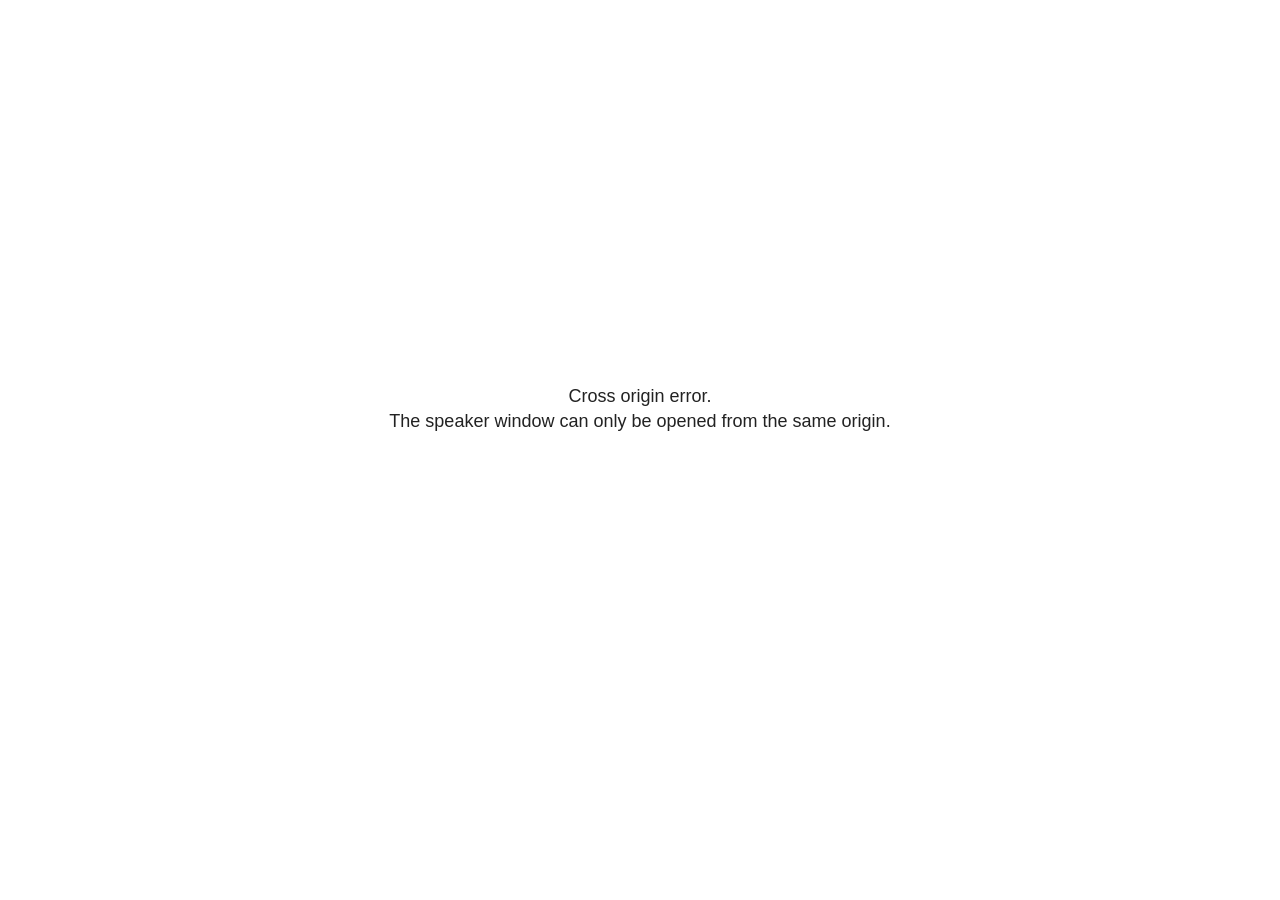
<file: slides/vendor/reveal.js/plugin/notes/speaker-view.html>
<!--
	NOTE: You need to build the notes plugin after making changes to this file.
-->
<html lang="en">
	<head>
		<meta charset="utf-8">

		<title>reveal.js - Speaker View</title>

		<style>
			body {
				font-family: Helvetica;
				font-size: 18px;
			}

			#current-slide,
			#upcoming-slide,
			#speaker-controls {
				padding: 6px;
				box-sizing: border-box;
				-moz-box-sizing: border-box;
			}

			#current-slide iframe,
			#upcoming-slide iframe {
				width: 100%;
				height: 100%;
				border: 1px solid #ddd;
			}

			#current-slide .label,
			#upcoming-slide .label {
				position: absolute;
				top: 10px;
				left: 10px;
				z-index: 2;
			}

			#connection-status {
				position: absolute;
				top: 0;
				left: 0;
				width: 100%;
				height: 100%;
				z-index: 20;
				padding: 30% 20% 20% 20%;
				font-size: 18px;
				color: #222;
				background: #fff;
				text-align: center;
				box-sizing: border-box;
				line-height: 1.4;
			}

			.overlay-element {
				height: 34px;
				line-height: 34px;
				padding: 0 10px;
				text-shadow: none;
				background: rgba( 220, 220, 220, 0.8 );
				color: #222;
				font-size: 14px;
			}

			.overlay-element.interactive:hover {
				background: rgba( 220, 220, 220, 1 );
			}

			#current-slide {
				position: absolute;
				width: 60%;
				height: 100%;
				top: 0;
				left: 0;
				padding-right: 0;
			}

			#upcoming-slide {
				position: absolute;
				width: 40%;
				height: 40%;
				right: 0;
				top: 0;
			}

			/* Speaker controls */
			#speaker-controls {
				position: absolute;
				top: 40%;
				right: 0;
				width: 40%;
				height: 60%;
				overflow: auto;
				font-size: 18px;
			}

				.speaker-controls-time.hidden,
				.speaker-controls-notes.hidden {
					display: none;
				}

				.speaker-controls-time .label,
				.speaker-controls-pace .label,
				.speaker-controls-notes .label {
					text-transform: uppercase;
					font-weight: normal;
					font-size: 0.66em;
					color: #666;
					margin: 0;
				}

				.speaker-controls-time, .speaker-controls-pace {
					border-bottom: 1px solid rgba( 200, 200, 200, 0.5 );
					margin-bottom: 10px;
					padding: 10px 16px;
					padding-bottom: 20px;
					cursor: pointer;
				}

				.speaker-controls-time .reset-button {
					opacity: 0;
					float: right;
					color: #666;
					text-decoration: none;
				}
				.speaker-controls-time:hover .reset-button {
					opacity: 1;
				}

				.speaker-controls-time .timer,
				.speaker-controls-time .clock {
					width: 50%;
				}

				.speaker-controls-time .timer,
				.speaker-controls-time .clock,
				.speaker-controls-time .pacing .hours-value,
				.speaker-controls-time .pacing .minutes-value,
				.speaker-controls-time .pacing .seconds-value {
					font-size: 1.9em;
				}

				.speaker-controls-time .timer {
					float: left;
				}

				.speaker-controls-time .clock {
					float: right;
					text-align: right;
				}

				.speaker-controls-time span.mute {
					opacity: 0.3;
				}

				.speaker-controls-time .pacing-title {
					margin-top: 5px;
				}

				.speaker-controls-time .pacing.ahead {
					color: blue;
				}

				.speaker-controls-time .pacing.on-track {
					color: green;
				}

				.speaker-controls-time .pacing.behind {
					color: red;
				}

				.speaker-controls-notes {
					padding: 10px 16px;
				}

				.speaker-controls-notes .value {
					margin-top: 5px;
					line-height: 1.4;
					font-size: 1.2em;
				}

			/* Layout selector */
			#speaker-layout {
				position: absolute;
				top: 10px;
				right: 10px;
				color: #222;
				z-index: 10;
			}
				#speaker-layout select {
					position: absolute;
					width: 100%;
					height: 100%;
					top: 0;
					left: 0;
					border: 0;
					box-shadow: 0;
					cursor: pointer;
					opacity: 0;

					font-size: 1em;
					background-color: transparent;

					-moz-appearance: none;
					-webkit-appearance: none;
					-webkit-tap-highlight-color: rgba(0, 0, 0, 0);
				}

				#speaker-layout select:focus {
					outline: none;
					box-shadow: none;
				}

			.clear {
				clear: both;
			}

			/* Speaker layout: Wide */
			body[data-speaker-layout="wide"] #current-slide,
			body[data-speaker-layout="wide"] #upcoming-slide {
				width: 50%;
				height: 45%;
				padding: 6px;
			}

			body[data-speaker-layout="wide"] #current-slide {
				top: 0;
				left: 0;
			}

			body[data-speaker-layout="wide"] #upcoming-slide {
				top: 0;
				left: 50%;
			}

			body[data-speaker-layout="wide"] #speaker-controls {
				top: 45%;
				left: 0;
				width: 100%;
				height: 50%;
				font-size: 1.25em;
			}

			/* Speaker layout: Tall */
			body[data-speaker-layout="tall"] #current-slide,
			body[data-speaker-layout="tall"] #upcoming-slide {
				width: 45%;
				height: 50%;
				padding: 6px;
			}

			body[data-speaker-layout="tall"] #current-slide {
				top: 0;
				left: 0;
			}

			body[data-speaker-layout="tall"] #upcoming-slide {
				top: 50%;
				left: 0;
			}

			body[data-speaker-layout="tall"] #speaker-controls {
				padding-top: 40px;
				top: 0;
				left: 45%;
				width: 55%;
				height: 100%;
				font-size: 1.25em;
			}

			/* Speaker layout: Notes only */
			body[data-speaker-layout="notes-only"] #current-slide,
			body[data-speaker-layout="notes-only"] #upcoming-slide {
				display: none;
			}

			body[data-speaker-layout="notes-only"] #speaker-controls {
				padding-top: 40px;
				top: 0;
				left: 0;
				width: 100%;
				height: 100%;
				font-size: 1.25em;
			}

			@media screen and (max-width: 1080px) {
				body[data-speaker-layout="default"] #speaker-controls {
					font-size: 16px;
				}
			}

			@media screen and (max-width: 900px) {
				body[data-speaker-layout="default"] #speaker-controls {
					font-size: 14px;
				}
			}

			@media screen and (max-width: 800px) {
				body[data-speaker-layout="default"] #speaker-controls {
					font-size: 12px;
				}
			}

		</style>
	</head>

	<body>

		<div id="connection-status">Loading speaker view...</div>

		<div id="current-slide"></div>
		<div id="upcoming-slide"><span class="overlay-element label">Upcoming</span></div>
		<div id="speaker-controls">
			<div class="speaker-controls-time">
				<h4 class="label">Time <span class="reset-button">Click to Reset</span></h4>
				<div class="clock">
					<span class="clock-value">0:00 AM</span>
				</div>
				<div class="timer">
					<span class="hours-value">00</span><span class="minutes-value">:00</span><span class="seconds-value">:00</span>
				</div>
				<div class="clear"></div>

				<h4 class="label pacing-title" style="display: none">Pacing – Time to finish current slide</h4>
				<div class="pacing" style="display: none">
					<span class="hours-value">00</span><span class="minutes-value">:00</span><span class="seconds-value">:00</span>
				</div>
			</div>

			<div class="speaker-controls-notes hidden">
				<h4 class="label">Notes</h4>
				<div class="value"></div>
			</div>
		</div>
		<div id="speaker-layout" class="overlay-element interactive">
			<span class="speaker-layout-label"></span>
			<select class="speaker-layout-dropdown"></select>
		</div>

		<script>

			(function() {

				var notes,
					notesValue,
					currentState,
					currentSlide,
					upcomingSlide,
					layoutLabel,
					layoutDropdown,
					pendingCalls = {},
					lastRevealApiCallId = 0,
					connected = false

				var connectionStatus = document.querySelector( '#connection-status' );

				var SPEAKER_LAYOUTS = {
					'default': 'Default',
					'wide': 'Wide',
					'tall': 'Tall',
					'notes-only': 'Notes only'
				};

				setupLayout();

				let openerOrigin;

				try {
					openerOrigin = window.opener.location.origin;
				}
				catch ( error ) { console.warn( error ) }

				// In order to prevent XSS, the speaker view will only run if its
				// opener has the same origin as itself
				if( window.location.origin !== openerOrigin ) {
					connectionStatus.innerHTML = 'Cross origin error.<br>The speaker window can only be opened from the same origin.';
					return;
				}

				var connectionTimeout = setTimeout( function() {
					connectionStatus.innerHTML = 'Error connecting to main window.<br>Please try closing and reopening the speaker view.';
				}, 5000 );

				window.addEventListener( 'message', function( event ) {

					// Validate the origin of all messages to avoid parsing messages
					// that aren't meant for us. Ignore when running off file:// so
					// that the speaker view continues to work without a web server.
					if( window.location.origin !== event.origin && window.location.origin !== 'file://' ) {
						return
					}

					clearTimeout( connectionTimeout );
					connectionStatus.style.display = 'none';

					var data = JSON.parse( event.data );

					// The overview mode is only useful to the reveal.js instance
					// where navigation occurs so we don't sync it
					if( data.state ) delete data.state.overview;

					// Messages sent by the notes plugin inside of the main window
					if( data && data.namespace === 'reveal-notes' ) {
						if( data.type === 'connect' ) {
							handleConnectMessage( data );
						}
						else if( data.type === 'state' ) {
							handleStateMessage( data );
						}
						else if( data.type === 'return' ) {
							pendingCalls[data.callId](data.result);
							delete pendingCalls[data.callId];
						}
					}
					// Messages sent by the reveal.js inside of the current slide preview
					else if( data && data.namespace === 'reveal' ) {
						const supportedEvents = [
							'slidechanged',
							'fragmentshown',
							'fragmenthidden',
							'paused',
							'resumed',
							'previewiframe',
							'previewimage',
							'previewvideo',
							'closeoverlay'
						];

						if( /ready/.test( data.eventName ) ) {
							// Send a message back to notify that the handshake is complete
							window.opener.postMessage( JSON.stringify({ namespace: 'reveal-notes', type: 'connected'} ), '*' );
						}
						else if( supportedEvents.includes( data.eventName ) && currentState !== JSON.stringify( data.state ) ) {
							dispatchStateToMainWindow( data.state );
						}
					}

				} );

				/**
				 * Updates the presentation in the main window to match the state
				 * of the presentation in the notes window.
				 */
				const dispatchStateToMainWindow = debounce(( state ) => {
					window.opener.postMessage( JSON.stringify({ method: 'setState', args: [ state ]} ), '*' );
				}, 500);

				/**
				 * Asynchronously calls the Reveal.js API of the main frame.
				 */
				function callRevealApi( methodName, methodArguments, callback ) {

					var callId = ++lastRevealApiCallId;
					pendingCalls[callId] = callback;
					window.opener.postMessage( JSON.stringify( {
						namespace: 'reveal-notes',
						type: 'call',
						callId: callId,
						methodName: methodName,
						arguments: methodArguments
					} ), '*' );

				}

				/**
				 * Called when the main window is trying to establish a
				 * connection.
				 */
				function handleConnectMessage( data ) {

					if( connected === false ) {
						connected = true;

						setupIframes( data );
						setupKeyboard();
						setupNotes();
						setupTimer();
						setupHeartbeat();
					}

				}

				/**
				 * Called when the main window sends an updated state.
				 */
				function handleStateMessage( data ) {

					// Store the most recently set state to avoid circular loops
					// applying the same state
					currentState = JSON.stringify( data.state );

					// No need for updating the notes in case of fragment changes
					if ( data.notes ) {
						notes.classList.remove( 'hidden' );
						notesValue.style.whiteSpace = data.whitespace;
						if( data.markdown ) {
							notesValue.innerHTML = marked( data.notes );
						}
						else {
							notesValue.innerHTML = data.notes;
						}
					}
					else {
						notes.classList.add( 'hidden' );
					}

					// Don't show lightboxes in the upcoming slide
					const { previewVideo, previewImage, previewIframe, ...upcomingState } = data.state;

					// Update the note slides
					currentSlide.contentWindow.postMessage( JSON.stringify({ method: 'setState', args: [ data.state ] }), '*' );
					upcomingSlide.contentWindow.postMessage( JSON.stringify({ method: 'setState', args: [ upcomingState ] }), '*' );
					upcomingSlide.contentWindow.postMessage( JSON.stringify({ method: 'next' }), '*' );

				}

				// Limit to max one state update per X ms
				handleStateMessage = debounce( handleStateMessage, 200 );

				/**
				 * Forward keyboard events to the current slide window.
				 * This enables keyboard events to work even if focus
				 * isn't set on the current slide iframe.
				 *
				 * Block F5 default handling, it reloads and disconnects
				 * the speaker notes window.
				 */
				function setupKeyboard() {

					document.addEventListener( 'keydown', function( event ) {
						if( event.keyCode === 116 || ( event.metaKey && event.keyCode === 82 ) ) {
							event.preventDefault();
							return false;
						}
						currentSlide.contentWindow.postMessage( JSON.stringify({ method: 'triggerKey', args: [ event.keyCode ] }), '*' );
					} );

				}

				/**
				 * Creates the preview iframes.
				 */
				function setupIframes( data ) {

					var params = [
						'receiver',
						'progress=false',
						'history=false',
						'transition=none',
						'autoSlide=0',
						'backgroundTransition=none'
					].join( '&' );

					var urlSeparator = /\?/.test(data.url) ? '&' : '?';
					var hash = '#/' + data.state.indexh + '/' + data.state.indexv;
					var currentURL = data.url + urlSeparator + params + '&scrollActivationWidth=false&postMessageEvents=true' + hash;
					var upcomingURL = data.url + urlSeparator + params + '&scrollActivationWidth=false&controls=false' + hash;

					currentSlide = document.createElement( 'iframe' );
					currentSlide.setAttribute( 'width', 1280 );
					currentSlide.setAttribute( 'height', 1024 );
					currentSlide.setAttribute( 'src', currentURL );
					document.querySelector( '#current-slide' ).appendChild( currentSlide );

					upcomingSlide = document.createElement( 'iframe' );
					upcomingSlide.setAttribute( 'width', 640 );
					upcomingSlide.setAttribute( 'height', 512 );
					upcomingSlide.setAttribute( 'src', upcomingURL );
					document.querySelector( '#upcoming-slide' ).appendChild( upcomingSlide );

				}

				/**
				 * Setup the notes UI.
				 */
				function setupNotes() {

					notes = document.querySelector( '.speaker-controls-notes' );
					notesValue = document.querySelector( '.speaker-controls-notes .value' );

				}

				/**
				 * We send out a heartbeat at all times to ensure we can
				 * reconnect with the main presentation window after reloads.
				 */
				function setupHeartbeat() {

					setInterval( () => {
						window.opener.postMessage( JSON.stringify({ namespace: 'reveal-notes', type: 'heartbeat'} ), '*' );
					}, 1000 );

				}

				function getTimings( callback ) {

					callRevealApi( 'getSlidesAttributes', [], function ( slideAttributes ) {
						callRevealApi( 'getConfig', [], function ( config ) {
							var totalTime = config.totalTime;
							var minTimePerSlide = config.minimumTimePerSlide || 0;
							var defaultTiming = config.defaultTiming;
							if ((defaultTiming == null) && (totalTime == null)) {
								callback(null);
								return;
							}
							// Setting totalTime overrides defaultTiming
							if (totalTime) {
								defaultTiming = 0;
							}
							var timings = [];
							for ( var i in slideAttributes ) {
								var slide = slideAttributes[ i ];
								var timing = defaultTiming;
								if( slide.hasOwnProperty( 'data-timing' )) {
									var t = slide[ 'data-timing' ];
									timing = parseInt(t);
									if( isNaN(timing) ) {
										console.warn("Could not parse timing '" + t + "' of slide " + i + "; using default of " + defaultTiming);
										timing = defaultTiming;
									}
								}
								timings.push(timing);
							}
							if ( totalTime ) {
								// After we've allocated time to individual slides, we summarize it and
								// subtract it from the total time
								var remainingTime = totalTime - timings.reduce( function(a, b) { return a + b; }, 0 );
								// The remaining time is divided by the number of slides that have 0 seconds
								// allocated at the moment, giving the average time-per-slide on the remaining slides
								var remainingSlides = (timings.filter( function(x) { return x == 0 }) ).length
								var timePerSlide = Math.round( remainingTime / remainingSlides, 0 )
								// And now we replace every zero-value timing with that average
								timings = timings.map( function(x) { return (x==0 ? timePerSlide : x) } );
							}
							var slidesUnderMinimum = timings.filter( function(x) { return (x < minTimePerSlide) } ).length
							if ( slidesUnderMinimum ) {
								message = "The pacing time for " + slidesUnderMinimum + " slide(s) is under the configured minimum of " + minTimePerSlide + " seconds. Check the data-timing attribute on individual slides, or consider increasing the totalTime or minimumTimePerSlide configuration options (or removing some slides).";
								alert(message);
							}
							callback( timings );
						} );
					} );

				}

				/**
				 * Return the number of seconds allocated for presenting
				 * all slides up to and including this one.
				 */
				function getTimeAllocated( timings, callback ) {

					callRevealApi( 'getSlidePastCount', [], function ( currentSlide ) {
						var allocated = 0;
						for (var i in timings.slice(0, currentSlide + 1)) {
							allocated += timings[i];
						}
						callback( allocated );
					} );

				}

				/**
				 * Create the timer and clock and start updating them
				 * at an interval.
				 */
				function setupTimer() {

					var start = new Date(),
					timeEl = document.querySelector( '.speaker-controls-time' ),
					clockEl = timeEl.querySelector( '.clock-value' ),
					hoursEl = timeEl.querySelector( '.hours-value' ),
					minutesEl = timeEl.querySelector( '.minutes-value' ),
					secondsEl = timeEl.querySelector( '.seconds-value' ),
					pacingTitleEl = timeEl.querySelector( '.pacing-title' ),
					pacingEl = timeEl.querySelector( '.pacing' ),
					pacingHoursEl = pacingEl.querySelector( '.hours-value' ),
					pacingMinutesEl = pacingEl.querySelector( '.minutes-value' ),
					pacingSecondsEl = pacingEl.querySelector( '.seconds-value' );

					var timings = null;
					getTimings( function ( _timings ) {

						timings = _timings;
						if (_timings !== null) {
							pacingTitleEl.style.removeProperty('display');
							pacingEl.style.removeProperty('display');
						}

						// Update once directly
						_updateTimer();

						// Then update every second
						setInterval( _updateTimer, 1000 );

					} );


					function _resetTimer() {

						if (timings == null) {
							start = new Date();
							_updateTimer();
						}
						else {
							// Reset timer to beginning of current slide
							getTimeAllocated( timings, function ( slideEndTimingSeconds ) {
								var slideEndTiming = slideEndTimingSeconds * 1000;
								callRevealApi( 'getSlidePastCount', [], function ( currentSlide ) {
									var currentSlideTiming = timings[currentSlide] * 1000;
									var previousSlidesTiming = slideEndTiming - currentSlideTiming;
									var now = new Date();
									start = new Date(now.getTime() - previousSlidesTiming);
									_updateTimer();
								} );
							} );
						}

					}

					timeEl.addEventListener( 'click', function() {
						_resetTimer();
						return false;
					} );

					function _displayTime( hrEl, minEl, secEl, time) {

						var sign = Math.sign(time) == -1 ? "-" : "";
						time = Math.abs(Math.round(time / 1000));
						var seconds = time % 60;
						var minutes = Math.floor( time / 60 ) % 60 ;
						var hours = Math.floor( time / ( 60 * 60 )) ;
						hrEl.innerHTML = sign + zeroPadInteger( hours );
						if (hours == 0) {
							hrEl.classList.add( 'mute' );
						}
						else {
							hrEl.classList.remove( 'mute' );
						}
						minEl.innerHTML = ':' + zeroPadInteger( minutes );
						if (hours == 0 && minutes == 0) {
							minEl.classList.add( 'mute' );
						}
						else {
							minEl.classList.remove( 'mute' );
						}
						secEl.innerHTML = ':' + zeroPadInteger( seconds );
					}

					function _updateTimer() {

						var diff, hours, minutes, seconds,
						now = new Date();

						diff = now.getTime() - start.getTime();

						clockEl.innerHTML = now.toLocaleTimeString( 'en-US', { hour12: true, hour: '2-digit', minute:'2-digit' } );
						_displayTime( hoursEl, minutesEl, secondsEl, diff );
						if (timings !== null) {
							_updatePacing(diff);
						}

					}

					function _updatePacing(diff) {

						getTimeAllocated( timings, function ( slideEndTimingSeconds ) {
							var slideEndTiming = slideEndTimingSeconds * 1000;

							callRevealApi( 'getSlidePastCount', [], function ( currentSlide ) {
								var currentSlideTiming = timings[currentSlide] * 1000;
								var timeLeftCurrentSlide = slideEndTiming - diff;
								if (timeLeftCurrentSlide < 0) {
									pacingEl.className = 'pacing behind';
								}
								else if (timeLeftCurrentSlide < currentSlideTiming) {
									pacingEl.className = 'pacing on-track';
								}
								else {
									pacingEl.className = 'pacing ahead';
								}
								_displayTime( pacingHoursEl, pacingMinutesEl, pacingSecondsEl, timeLeftCurrentSlide );
							} );
						} );
					}

				}

				/**
				 * Sets up the speaker view layout and layout selector.
				 */
				function setupLayout() {

					layoutDropdown = document.querySelector( '.speaker-layout-dropdown' );
					layoutLabel = document.querySelector( '.speaker-layout-label' );

					// Render the list of available layouts
					for( var id in SPEAKER_LAYOUTS ) {
						var option = document.createElement( 'option' );
						option.setAttribute( 'value', id );
						option.textContent = SPEAKER_LAYOUTS[ id ];
						layoutDropdown.appendChild( option );
					}

					// Monitor the dropdown for changes
					layoutDropdown.addEventListener( 'change', function( event ) {

						setLayout( layoutDropdown.value );

					}, false );

					// Restore any currently persisted layout
					setLayout( getLayout() );

				}

				/**
				 * Sets a new speaker view layout. The layout is persisted
				 * in local storage.
				 */
				function setLayout( value ) {

					var title = SPEAKER_LAYOUTS[ value ];

					layoutLabel.innerHTML = 'Layout' + ( title ? ( ': ' + title ) : '' );
					layoutDropdown.value = value;

					document.body.setAttribute( 'data-speaker-layout', value );

					// Persist locally
					if( supportsLocalStorage() ) {
						window.localStorage.setItem( 'reveal-speaker-layout', value );
					}

				}

				/**
				 * Returns the ID of the most recently set speaker layout
				 * or our default layout if none has been set.
				 */
				function getLayout() {

					if( supportsLocalStorage() ) {
						var layout = window.localStorage.getItem( 'reveal-speaker-layout' );
						if( layout ) {
							return layout;
						}
					}

					// Default to the first record in the layouts hash
					for( var id in SPEAKER_LAYOUTS ) {
						return id;
					}

				}

				function supportsLocalStorage() {

					try {
						localStorage.setItem('test', 'test');
						localStorage.removeItem('test');
						return true;
					}
					catch( e ) {
						return false;
					}

				}

				function zeroPadInteger( num ) {

					var str = '00' + parseInt( num );
					return str.substring( str.length - 2 );

				}

				/**
				 * Limits the frequency at which a function can be called.
				 */
				function debounce( fn, ms ) {

					var lastTime = 0,
						timeout;

					return function() {

						var args = arguments;
						var context = this;

						clearTimeout( timeout );

						var timeSinceLastCall = Date.now() - lastTime;
						if( timeSinceLastCall > ms ) {
							fn.apply( context, args );
							lastTime = Date.now();
						}
						else {
							timeout = setTimeout( function() {
								fn.apply( context, args );
								lastTime = Date.now();
							}, ms - timeSinceLastCall );
						}

					}

				}

			})();

		</script>
	</body>
</html>
</file>
<file: slides/vendor/reveal.js/dist/reveal.css>
/**
 * reveal.js 5.2.0
 * https://revealjs.com
 * MIT licensed
 *
 * Copyright (C) 2011-2024 Hakim El Hattab, https://hakim.se
 */

.reveal .r-stretch,.reveal .stretch{max-width:none;max-height:none}.reveal pre.r-stretch code,.reveal pre.stretch code{height:100%;max-height:100%;box-sizing:border-box}.reveal .r-fit-text{display:inline-block;white-space:nowrap}.reveal .r-stack{display:grid;grid-template-rows:100%}.reveal .r-stack>*{grid-area:1/1;margin:auto}.reveal .r-hstack,.reveal .r-vstack{display:flex}.reveal .r-hstack img,.reveal .r-hstack video,.reveal .r-vstack img,.reveal .r-vstack video{min-width:0;min-height:0;object-fit:contain}.reveal .r-vstack{flex-direction:column;align-items:center;justify-content:center}.reveal .r-hstack{flex-direction:row;align-items:center;justify-content:center}.reveal .items-stretch{align-items:stretch}.reveal .items-start{align-items:flex-start}.reveal .items-center{align-items:center}.reveal .items-end{align-items:flex-end}.reveal .justify-between{justify-content:space-between}.reveal .justify-around{justify-content:space-around}.reveal .justify-start{justify-content:flex-start}.reveal .justify-center{justify-content:center}.reveal .justify-end{justify-content:flex-end}html.reveal-full-page{width:100%;height:100%;height:100vh;height:calc(var(--vh,1vh) * 100);height:100dvh;overflow:hidden}.reveal-viewport{height:100%;overflow:hidden;position:relative;line-height:1;margin:0;background-color:#fff;color:#000;--r-controls-spacing:12px;--r-overlay-header-height:40px;--r-overlay-margin:0px;--r-overlay-padding:6px;--r-overlay-gap:5px}@media screen and (max-width:1024px),(max-height:768px){.reveal-viewport{--r-overlay-header-height:26px}}.reveal-viewport:fullscreen{top:0!important;left:0!important;width:100%!important;height:100%!important;transform:none!important}.reveal .fragment{transition:all .2s ease}.reveal .fragment:not(.custom){opacity:0;visibility:hidden;will-change:opacity}.reveal .fragment.visible{opacity:1;visibility:inherit}.reveal .fragment.disabled{transition:none}.reveal .fragment.grow{opacity:1;visibility:inherit}.reveal .fragment.grow.visible{transform:scale(1.3)}.reveal .fragment.shrink{opacity:1;visibility:inherit}.reveal .fragment.shrink.visible{transform:scale(.7)}.reveal .fragment.zoom-in{transform:scale(.1)}.reveal .fragment.zoom-in.visible{transform:none}.reveal .fragment.fade-out{opacity:1;visibility:inherit}.reveal .fragment.fade-out.visible{opacity:0;visibility:hidden}.reveal .fragment.semi-fade-out{opacity:1;visibility:inherit}.reveal .fragment.semi-fade-out.visible{opacity:.5;visibility:inherit}.reveal .fragment.strike{opacity:1;visibility:inherit}.reveal .fragment.strike.visible{text-decoration:line-through}.reveal .fragment.fade-up{transform:translate(0,40px)}.reveal .fragment.fade-up.visible{transform:translate(0,0)}.reveal .fragment.fade-down{transform:translate(0,-40px)}.reveal .fragment.fade-down.visible{transform:translate(0,0)}.reveal .fragment.fade-right{transform:translate(-40px,0)}.reveal .fragment.fade-right.visible{transform:translate(0,0)}.reveal .fragment.fade-left{transform:translate(40px,0)}.reveal .fragment.fade-left.visible{transform:translate(0,0)}.reveal .fragment.current-visible,.reveal .fragment.fade-in-then-out{opacity:0;visibility:hidden}.reveal .fragment.current-visible.current-fragment,.reveal .fragment.fade-in-then-out.current-fragment{opacity:1;visibility:inherit}.reveal .fragment.fade-in-then-semi-out{opacity:0;visibility:hidden}.reveal .fragment.fade-in-then-semi-out.visible{opacity:.5;visibility:inherit}.reveal .fragment.fade-in-then-semi-out.current-fragment{opacity:1;visibility:inherit}.reveal .fragment.highlight-blue,.reveal .fragment.highlight-current-blue,.reveal .fragment.highlight-current-green,.reveal .fragment.highlight-current-red,.reveal .fragment.highlight-green,.reveal .fragment.highlight-red{opacity:1;visibility:inherit}.reveal .fragment.highlight-red.visible{color:#ff2c2d}.reveal .fragment.highlight-green.visible{color:#17ff2e}.reveal .fragment.highlight-blue.visible{color:#1b91ff}.reveal .fragment.highlight-current-red.current-fragment{color:#ff2c2d}.reveal .fragment.highlight-current-green.current-fragment{color:#17ff2e}.reveal .fragment.highlight-current-blue.current-fragment{color:#1b91ff}.reveal:after{content:"";font-style:italic}.reveal iframe{z-index:1}.reveal a{position:relative}@keyframes bounce-right{0%,10%,25%,40%,50%{transform:translateX(0)}20%{transform:translateX(10px)}30%{transform:translateX(-5px)}}@keyframes bounce-left{0%,10%,25%,40%,50%{transform:translateX(0)}20%{transform:translateX(-10px)}30%{transform:translateX(5px)}}@keyframes bounce-down{0%,10%,25%,40%,50%{transform:translateY(0)}20%{transform:translateY(10px)}30%{transform:translateY(-5px)}}.reveal .controls{display:none;position:absolute;top:auto;bottom:var(--r-controls-spacing);right:var(--r-controls-spacing);left:auto;z-index:11;color:#000;pointer-events:none;font-size:10px}.reveal .controls button{position:absolute;padding:0;background-color:transparent;border:0;outline:0;cursor:pointer;color:currentColor;transform:scale(.9999);transition:color .2s ease,opacity .2s ease,transform .2s ease;z-index:2;pointer-events:auto;font-size:inherit;visibility:hidden;opacity:0;-webkit-appearance:none;-webkit-tap-highlight-color:transparent}.reveal .controls .controls-arrow:after,.reveal .controls .controls-arrow:before{content:"";position:absolute;top:0;left:0;width:2.6em;height:.5em;border-radius:.25em;background-color:currentColor;transition:all .15s ease,background-color .8s ease;transform-origin:.2em 50%;will-change:transform}.reveal .controls .controls-arrow{position:relative;width:3.6em;height:3.6em}.reveal .controls .controls-arrow:before{transform:translateX(.5em) translateY(1.55em) rotate(45deg)}.reveal .controls .controls-arrow:after{transform:translateX(.5em) translateY(1.55em) rotate(-45deg)}.reveal .controls .controls-arrow:hover:before{transform:translateX(.5em) translateY(1.55em) rotate(40deg)}.reveal .controls .controls-arrow:hover:after{transform:translateX(.5em) translateY(1.55em) rotate(-40deg)}.reveal .controls .controls-arrow:active:before{transform:translateX(.5em) translateY(1.55em) rotate(36deg)}.reveal .controls .controls-arrow:active:after{transform:translateX(.5em) translateY(1.55em) rotate(-36deg)}.reveal .controls .navigate-left{right:6.4em;bottom:3.2em;transform:translateX(-10px)}.reveal .controls .navigate-left.highlight{animation:bounce-left 2s 50 both ease-out}.reveal .controls .navigate-right{right:0;bottom:3.2em;transform:translateX(10px)}.reveal .controls .navigate-right .controls-arrow{transform:rotate(180deg)}.reveal .controls .navigate-right.highlight{animation:bounce-right 2s 50 both ease-out}.reveal .controls .navigate-up{right:3.2em;bottom:6.4em;transform:translateY(-10px)}.reveal .controls .navigate-up .controls-arrow{transform:rotate(90deg)}.reveal .controls .navigate-down{right:3.2em;bottom:-1.4em;padding-bottom:1.4em;transform:translateY(10px)}.reveal .controls .navigate-down .controls-arrow{transform:rotate(-90deg)}.reveal .controls .navigate-down.highlight{animation:bounce-down 2s 50 both ease-out}.reveal .controls[data-controls-back-arrows=faded] .navigate-up.enabled{opacity:.3}.reveal .controls[data-controls-back-arrows=faded] .navigate-up.enabled:hover{opacity:1}.reveal .controls[data-controls-back-arrows=hidden] .navigate-up.enabled{opacity:0;visibility:hidden}.reveal .controls .enabled{visibility:visible;opacity:.9;cursor:pointer;transform:none}.reveal .controls .enabled.fragmented{opacity:.5}.reveal .controls .enabled.fragmented:hover,.reveal .controls .enabled:hover{opacity:1}.reveal:not(.rtl) .controls[data-controls-back-arrows=faded] .navigate-left.enabled{opacity:.3}.reveal:not(.rtl) .controls[data-controls-back-arrows=faded] .navigate-left.enabled:hover{opacity:1}.reveal:not(.rtl) .controls[data-controls-back-arrows=hidden] .navigate-left.enabled{opacity:0;visibility:hidden}.reveal.rtl .controls[data-controls-back-arrows=faded] .navigate-right.enabled{opacity:.3}.reveal.rtl .controls[data-controls-back-arrows=faded] .navigate-right.enabled:hover{opacity:1}.reveal.rtl .controls[data-controls-back-arrows=hidden] .navigate-right.enabled{opacity:0;visibility:hidden}.reveal[data-navigation-mode=linear].has-horizontal-slides .navigate-down,.reveal[data-navigation-mode=linear].has-horizontal-slides .navigate-up{display:none}.reveal:not(.has-vertical-slides) .controls .navigate-left,.reveal[data-navigation-mode=linear].has-horizontal-slides .navigate-left{bottom:1.4em;right:5.5em}.reveal:not(.has-vertical-slides) .controls .navigate-right,.reveal[data-navigation-mode=linear].has-horizontal-slides .navigate-right{bottom:1.4em;right:.5em}.reveal:not(.has-horizontal-slides) .controls .navigate-up{right:1.4em;bottom:5em}.reveal:not(.has-horizontal-slides) .controls .navigate-down{right:1.4em;bottom:.5em}.reveal.has-dark-background .controls{color:#fff}.reveal.has-light-background .controls{color:#000}.reveal.no-hover .controls .controls-arrow:active:before,.reveal.no-hover .controls .controls-arrow:hover:before{transform:translateX(.5em) translateY(1.55em) rotate(45deg)}.reveal.no-hover .controls .controls-arrow:active:after,.reveal.no-hover .controls .controls-arrow:hover:after{transform:translateX(.5em) translateY(1.55em) rotate(-45deg)}@media screen and (min-width:500px){.reveal-viewport{--r-controls-spacing:0.8em}.reveal .controls[data-controls-layout=edges]{top:0;right:0;bottom:0;left:0}.reveal .controls[data-controls-layout=edges] .navigate-down,.reveal .controls[data-controls-layout=edges] .navigate-left,.reveal .controls[data-controls-layout=edges] .navigate-right,.reveal .controls[data-controls-layout=edges] .navigate-up{bottom:auto;right:auto}.reveal .controls[data-controls-layout=edges] .navigate-left{top:50%;left:var(--r-controls-spacing);margin-top:-1.8em}.reveal .controls[data-controls-layout=edges] .navigate-right{top:50%;right:var(--r-controls-spacing);margin-top:-1.8em}.reveal .controls[data-controls-layout=edges] .navigate-up{top:var(--r-controls-spacing);left:50%;margin-left:-1.8em}.reveal .controls[data-controls-layout=edges] .navigate-down{bottom:calc(var(--r-controls-spacing) - 1.4em + .3em);left:50%;margin-left:-1.8em}}.reveal .progress{position:absolute;display:none;height:3px;width:100%;bottom:0;left:0;z-index:10;background-color:rgba(0,0,0,.2);color:#fff}.reveal .progress:after{content:"";display:block;position:absolute;height:10px;width:100%;top:-10px}.reveal .progress span{display:block;height:100%;width:100%;background-color:currentColor;transition:transform .8s cubic-bezier(.26,.86,.44,.985);transform-origin:0 0;transform:scaleX(0)}.reveal .slide-number{position:absolute;display:block;right:8px;bottom:8px;z-index:31;font-family:Helvetica,sans-serif;font-size:12px;line-height:1;color:#fff;background-color:rgba(0,0,0,.4);padding:5px}.reveal .slide-number a{color:currentColor}.reveal .slide-number-delimiter{margin:0 3px}.reveal{position:relative;width:100%;height:100%;overflow:hidden;touch-action:pinch-zoom}.reveal.embedded{touch-action:pan-y}.reveal.embedded.is-vertical-slide{touch-action:none}.reveal .slides{position:absolute;width:100%;height:100%;top:0;right:0;bottom:0;left:0;margin:auto;pointer-events:none;overflow:visible;z-index:1;text-align:center;perspective:600px;perspective-origin:50% 40%}.reveal .slides>section{perspective:600px}.reveal .slides>section,.reveal .slides>section>section{display:none;position:absolute;width:100%;pointer-events:auto;z-index:10;transform-style:flat;transition:transform-origin .8s cubic-bezier(.26,.86,.44,.985),transform .8s cubic-bezier(.26,.86,.44,.985),visibility .8s cubic-bezier(.26,.86,.44,.985),opacity .8s cubic-bezier(.26,.86,.44,.985)}.reveal[data-transition-speed=fast] .slides section{transition-duration:.4s}.reveal[data-transition-speed=slow] .slides section{transition-duration:1.2s}.reveal .slides section[data-transition-speed=fast]{transition-duration:.4s}.reveal .slides section[data-transition-speed=slow]{transition-duration:1.2s}.reveal .slides>section.stack{padding-top:0;padding-bottom:0;pointer-events:none;height:100%}.reveal .slides>section.present,.reveal .slides>section>section.present{display:block;z-index:11;opacity:1}.reveal .slides>section:empty,.reveal .slides>section>section:empty,.reveal .slides>section>section[data-background-interactive],.reveal .slides>section[data-background-interactive]{pointer-events:none}.reveal.center,.reveal.center .slides,.reveal.center .slides section{min-height:0!important}.reveal .slides>section:not(.present),.reveal .slides>section>section:not(.present){pointer-events:none}.reveal.overview .slides>section,.reveal.overview .slides>section>section{pointer-events:auto}.reveal .slides>section.future,.reveal .slides>section.future>section,.reveal .slides>section.past,.reveal .slides>section.past>section,.reveal .slides>section>section.future,.reveal .slides>section>section.past{opacity:0}.reveal .slides>section[data-transition=slide].past,.reveal .slides>section[data-transition~=slide-out].past,.reveal.slide .slides>section:not([data-transition]).past{transform:translate(-150%,0)}.reveal .slides>section[data-transition=slide].future,.reveal .slides>section[data-transition~=slide-in].future,.reveal.slide .slides>section:not([data-transition]).future{transform:translate(150%,0)}.reveal .slides>section>section[data-transition=slide].past,.reveal .slides>section>section[data-transition~=slide-out].past,.reveal.slide .slides>section>section:not([data-transition]).past{transform:translate(0,-150%)}.reveal .slides>section>section[data-transition=slide].future,.reveal .slides>section>section[data-transition~=slide-in].future,.reveal.slide .slides>section>section:not([data-transition]).future{transform:translate(0,150%)}.reveal .slides>section[data-transition=linear].past,.reveal .slides>section[data-transition~=linear-out].past,.reveal.linear .slides>section:not([data-transition]).past{transform:translate(-150%,0)}.reveal .slides>section[data-transition=linear].future,.reveal .slides>section[data-transition~=linear-in].future,.reveal.linear .slides>section:not([data-transition]).future{transform:translate(150%,0)}.reveal .slides>section>section[data-transition=linear].past,.reveal .slides>section>section[data-transition~=linear-out].past,.reveal.linear .slides>section>section:not([data-transition]).past{transform:translate(0,-150%)}.reveal .slides>section>section[data-transition=linear].future,.reveal .slides>section>section[data-transition~=linear-in].future,.reveal.linear .slides>section>section:not([data-transition]).future{transform:translate(0,150%)}.reveal .slides section[data-transition=default].stack,.reveal.default .slides section.stack{transform-style:preserve-3d}.reveal .slides>section[data-transition=default].past,.reveal .slides>section[data-transition~=default-out].past,.reveal.default .slides>section:not([data-transition]).past{transform:translate3d(-100%,0,0) rotateY(-90deg) translate3d(-100%,0,0)}.reveal .slides>section[data-transition=default].future,.reveal .slides>section[data-transition~=default-in].future,.reveal.default .slides>section:not([data-transition]).future{transform:translate3d(100%,0,0) rotateY(90deg) translate3d(100%,0,0)}.reveal .slides>section>section[data-transition=default].past,.reveal .slides>section>section[data-transition~=default-out].past,.reveal.default .slides>section>section:not([data-transition]).past{transform:translate3d(0,-300px,0) rotateX(70deg) translate3d(0,-300px,0)}.reveal .slides>section>section[data-transition=default].future,.reveal .slides>section>section[data-transition~=default-in].future,.reveal.default .slides>section>section:not([data-transition]).future{transform:translate3d(0,300px,0) rotateX(-70deg) translate3d(0,300px,0)}.reveal .slides section[data-transition=convex].stack,.reveal.convex .slides section.stack{transform-style:preserve-3d}.reveal .slides>section[data-transition=convex].past,.reveal .slides>section[data-transition~=convex-out].past,.reveal.convex .slides>section:not([data-transition]).past{transform:translate3d(-100%,0,0) rotateY(-90deg) translate3d(-100%,0,0)}.reveal .slides>section[data-transition=convex].future,.reveal .slides>section[data-transition~=convex-in].future,.reveal.convex .slides>section:not([data-transition]).future{transform:translate3d(100%,0,0) rotateY(90deg) translate3d(100%,0,0)}.reveal .slides>section>section[data-transition=convex].past,.reveal .slides>section>section[data-transition~=convex-out].past,.reveal.convex .slides>section>section:not([data-transition]).past{transform:translate3d(0,-300px,0) rotateX(70deg) translate3d(0,-300px,0)}.reveal .slides>section>section[data-transition=convex].future,.reveal .slides>section>section[data-transition~=convex-in].future,.reveal.convex .slides>section>section:not([data-transition]).future{transform:translate3d(0,300px,0) rotateX(-70deg) translate3d(0,300px,0)}.reveal .slides section[data-transition=concave].stack,.reveal.concave .slides section.stack{transform-style:preserve-3d}.reveal .slides>section[data-transition=concave].past,.reveal .slides>section[data-transition~=concave-out].past,.reveal.concave .slides>section:not([data-transition]).past{transform:translate3d(-100%,0,0) rotateY(90deg) translate3d(-100%,0,0)}.reveal .slides>section[data-transition=concave].future,.reveal .slides>section[data-transition~=concave-in].future,.reveal.concave .slides>section:not([data-transition]).future{transform:translate3d(100%,0,0) rotateY(-90deg) translate3d(100%,0,0)}.reveal .slides>section>section[data-transition=concave].past,.reveal .slides>section>section[data-transition~=concave-out].past,.reveal.concave .slides>section>section:not([data-transition]).past{transform:translate3d(0,-80%,0) rotateX(-70deg) translate3d(0,-80%,0)}.reveal .slides>section>section[data-transition=concave].future,.reveal .slides>section>section[data-transition~=concave-in].future,.reveal.concave .slides>section>section:not([data-transition]).future{transform:translate3d(0,80%,0) rotateX(70deg) translate3d(0,80%,0)}.reveal .slides section[data-transition=zoom],.reveal.zoom .slides section:not([data-transition]){transition-timing-function:ease}.reveal .slides>section[data-transition=zoom].past,.reveal .slides>section[data-transition~=zoom-out].past,.reveal.zoom .slides>section:not([data-transition]).past{visibility:hidden;transform:scale(16)}.reveal .slides>section[data-transition=zoom].future,.reveal .slides>section[data-transition~=zoom-in].future,.reveal.zoom .slides>section:not([data-transition]).future{visibility:hidden;transform:scale(.2)}.reveal .slides>section>section[data-transition=zoom].past,.reveal .slides>section>section[data-transition~=zoom-out].past,.reveal.zoom .slides>section>section:not([data-transition]).past{transform:scale(16)}.reveal .slides>section>section[data-transition=zoom].future,.reveal .slides>section>section[data-transition~=zoom-in].future,.reveal.zoom .slides>section>section:not([data-transition]).future{transform:scale(.2)}.reveal.cube .slides{perspective:1300px}.reveal.cube .slides section{padding:30px;min-height:700px;backface-visibility:hidden;box-sizing:border-box;transform-style:preserve-3d}.reveal.center.cube .slides section{min-height:0}.reveal.cube .slides section:not(.stack):before{content:"";position:absolute;display:block;width:100%;height:100%;left:0;top:0;background:rgba(0,0,0,.1);border-radius:4px;transform:translateZ(-20px)}.reveal.cube .slides section:not(.stack):after{content:"";position:absolute;display:block;width:90%;height:30px;left:5%;bottom:0;background:0 0;z-index:1;border-radius:4px;box-shadow:0 95px 25px rgba(0,0,0,.2);transform:translateZ(-90px) rotateX(65deg)}.reveal.cube .slides>section.stack{padding:0;background:0 0}.reveal.cube .slides>section.past{transform-origin:100% 0;transform:translate3d(-100%,0,0) rotateY(-90deg)}.reveal.cube .slides>section.future{transform-origin:0 0;transform:translate3d(100%,0,0) rotateY(90deg)}.reveal.cube .slides>section>section.past{transform-origin:0 100%;transform:translate3d(0,-100%,0) rotateX(90deg)}.reveal.cube .slides>section>section.future{transform-origin:0 0;transform:translate3d(0,100%,0) rotateX(-90deg)}.reveal.page .slides{perspective-origin:0 50%;perspective:3000px}.reveal.page .slides section{padding:30px;min-height:700px;box-sizing:border-box;transform-style:preserve-3d}.reveal.page .slides section.past{z-index:12}.reveal.page .slides section:not(.stack):before{content:"";position:absolute;display:block;width:100%;height:100%;left:0;top:0;background:rgba(0,0,0,.1);transform:translateZ(-20px)}.reveal.page .slides section:not(.stack):after{content:"";position:absolute;display:block;width:90%;height:30px;left:5%;bottom:0;background:0 0;z-index:1;border-radius:4px;box-shadow:0 95px 25px rgba(0,0,0,.2);transform:translateZ(-90px) rotateX(65deg)}.reveal.page .slides>section.stack{padding:0;background:0 0}.reveal.page .slides>section.past{transform-origin:0 0;transform:translate3d(-40%,0,0) rotateY(-80deg)}.reveal.page .slides>section.future{transform-origin:100% 0;transform:translate3d(0,0,0)}.reveal.page .slides>section>section.past{transform-origin:0 0;transform:translate3d(0,-40%,0) rotateX(80deg)}.reveal.page .slides>section>section.future{transform-origin:0 100%;transform:translate3d(0,0,0)}.reveal .slides section[data-transition=fade],.reveal.fade .slides section:not([data-transition]),.reveal.fade .slides>section>section:not([data-transition]){transform:none;transition:opacity .5s}.reveal.fade.overview .slides section,.reveal.fade.overview .slides>section>section{transition:none}.reveal .slides section[data-transition=none],.reveal.none .slides section:not([data-transition]){transform:none;transition:none}.reveal .pause-overlay{position:absolute;top:0;left:0;width:100%;height:100%;background:#000;visibility:hidden;opacity:0;z-index:100;transition:all 1s ease}.reveal .pause-overlay .resume-button{position:absolute;bottom:20px;right:20px;color:#ccc;border-radius:2px;padding:6px 14px;border:2px solid #ccc;font-size:16px;background:0 0;cursor:pointer}.reveal .pause-overlay .resume-button:hover{color:#fff;border-color:#fff}.reveal.paused .pause-overlay{visibility:visible;opacity:1}.reveal .no-transition,.reveal .no-transition *,.reveal .slides.disable-slide-transitions section{transition:none!important}.reveal .slides.disable-slide-transitions section{transform:none!important}.reveal .backgrounds{position:absolute;width:100%;height:100%;top:0;left:0;perspective:600px}.reveal .slide-background{display:none;position:absolute;width:100%;height:100%;opacity:0;visibility:hidden;overflow:hidden;background-color:rgba(0,0,0,0);transition:all .8s cubic-bezier(.26,.86,.44,.985)}.reveal .slide-background-content{position:absolute;width:100%;height:100%;background-position:50% 50%;background-repeat:no-repeat;background-size:cover}.reveal .slide-background.stack{display:block}.reveal .slide-background.present{opacity:1;visibility:visible;z-index:2}.print-pdf .reveal .slide-background{opacity:1!important;visibility:visible!important}.reveal .slide-background video{position:absolute;width:100%;height:100%;max-width:none;max-height:none;top:0;left:0;object-fit:cover}.reveal .slide-background[data-background-size=contain] video{object-fit:contain}.reveal>.backgrounds .slide-background[data-background-transition=none],.reveal[data-background-transition=none]>.backgrounds .slide-background:not([data-background-transition]){transition:none}.reveal>.backgrounds .slide-background[data-background-transition=slide],.reveal[data-background-transition=slide]>.backgrounds .slide-background:not([data-background-transition]){opacity:1}.reveal>.backgrounds .slide-background.past[data-background-transition=slide],.reveal[data-background-transition=slide]>.backgrounds .slide-background.past:not([data-background-transition]){transform:translate(-100%,0)}.reveal>.backgrounds .slide-background.future[data-background-transition=slide],.reveal[data-background-transition=slide]>.backgrounds .slide-background.future:not([data-background-transition]){transform:translate(100%,0)}.reveal>.backgrounds .slide-background>.slide-background.past[data-background-transition=slide],.reveal[data-background-transition=slide]>.backgrounds .slide-background>.slide-background.past:not([data-background-transition]){transform:translate(0,-100%)}.reveal>.backgrounds .slide-background>.slide-background.future[data-background-transition=slide],.reveal[data-background-transition=slide]>.backgrounds .slide-background>.slide-background.future:not([data-background-transition]){transform:translate(0,100%)}.reveal>.backgrounds .slide-background.past[data-background-transition=convex],.reveal[data-background-transition=convex]>.backgrounds .slide-background.past:not([data-background-transition]){opacity:0;transform:translate3d(-100%,0,0) rotateY(-90deg) translate3d(-100%,0,0)}.reveal>.backgrounds .slide-background.future[data-background-transition=convex],.reveal[data-background-transition=convex]>.backgrounds .slide-background.future:not([data-background-transition]){opacity:0;transform:translate3d(100%,0,0) rotateY(90deg) translate3d(100%,0,0)}.reveal>.backgrounds .slide-background>.slide-background.past[data-background-transition=convex],.reveal[data-background-transition=convex]>.backgrounds .slide-background>.slide-background.past:not([data-background-transition]){opacity:0;transform:translate3d(0,-100%,0) rotateX(90deg) translate3d(0,-100%,0)}.reveal>.backgrounds .slide-background>.slide-background.future[data-background-transition=convex],.reveal[data-background-transition=convex]>.backgrounds .slide-background>.slide-background.future:not([data-background-transition]){opacity:0;transform:translate3d(0,100%,0) rotateX(-90deg) translate3d(0,100%,0)}.reveal>.backgrounds .slide-background.past[data-background-transition=concave],.reveal[data-background-transition=concave]>.backgrounds .slide-background.past:not([data-background-transition]){opacity:0;transform:translate3d(-100%,0,0) rotateY(90deg) translate3d(-100%,0,0)}.reveal>.backgrounds .slide-background.future[data-background-transition=concave],.reveal[data-background-transition=concave]>.backgrounds .slide-background.future:not([data-background-transition]){opacity:0;transform:translate3d(100%,0,0) rotateY(-90deg) translate3d(100%,0,0)}.reveal>.backgrounds .slide-background>.slide-background.past[data-background-transition=concave],.reveal[data-background-transition=concave]>.backgrounds .slide-background>.slide-background.past:not([data-background-transition]){opacity:0;transform:translate3d(0,-100%,0) rotateX(-90deg) translate3d(0,-100%,0)}.reveal>.backgrounds .slide-background>.slide-background.future[data-background-transition=concave],.reveal[data-background-transition=concave]>.backgrounds .slide-background>.slide-background.future:not([data-background-transition]){opacity:0;transform:translate3d(0,100%,0) rotateX(90deg) translate3d(0,100%,0)}.reveal>.backgrounds .slide-background[data-background-transition=zoom],.reveal[data-background-transition=zoom]>.backgrounds .slide-background:not([data-background-transition]){transition-timing-function:ease}.reveal>.backgrounds .slide-background.past[data-background-transition=zoom],.reveal[data-background-transition=zoom]>.backgrounds .slide-background.past:not([data-background-transition]){opacity:0;visibility:hidden;transform:scale(16)}.reveal>.backgrounds .slide-background.future[data-background-transition=zoom],.reveal[data-background-transition=zoom]>.backgrounds .slide-background.future:not([data-background-transition]){opacity:0;visibility:hidden;transform:scale(.2)}.reveal>.backgrounds .slide-background>.slide-background.past[data-background-transition=zoom],.reveal[data-background-transition=zoom]>.backgrounds .slide-background>.slide-background.past:not([data-background-transition]){opacity:0;visibility:hidden;transform:scale(16)}.reveal>.backgrounds .slide-background>.slide-background.future[data-background-transition=zoom],.reveal[data-background-transition=zoom]>.backgrounds .slide-background>.slide-background.future:not([data-background-transition]){opacity:0;visibility:hidden;transform:scale(.2)}.reveal[data-transition-speed=fast]>.backgrounds .slide-background{transition-duration:.4s}.reveal[data-transition-speed=slow]>.backgrounds .slide-background{transition-duration:1.2s}.reveal [data-auto-animate-target^=unmatched]{will-change:opacity}.reveal section[data-auto-animate]:not(.stack):not([data-auto-animate=running]) [data-auto-animate-target^=unmatched]{opacity:0}.reveal.overview{perspective-origin:50% 50%;perspective:700px}.reveal.overview .slides section{height:100%;top:0!important;opacity:1!important;overflow:hidden;visibility:visible!important;cursor:pointer;box-sizing:border-box}.reveal.overview .slides section.present,.reveal.overview .slides section:hover{outline:10px solid rgba(150,150,150,.4);outline-offset:10px}.reveal.overview .slides section .fragment{opacity:1;transition:none}.reveal.overview .slides section:after,.reveal.overview .slides section:before{display:none!important}.reveal.overview .slides>section.stack{padding:0;top:0!important;background:0 0;outline:0;overflow:visible}.reveal.overview .backgrounds{perspective:inherit}.reveal.overview .backgrounds .slide-background{opacity:1;visibility:visible;outline:10px solid rgba(150,150,150,.1);outline-offset:10px}.reveal.overview .backgrounds .slide-background.stack{overflow:visible}.reveal.overview .slides section,.reveal.overview-deactivating .slides section{transition:none}.reveal.overview .backgrounds .slide-background,.reveal.overview-deactivating .backgrounds .slide-background{transition:none}.reveal.rtl .slides,.reveal.rtl .slides h1,.reveal.rtl .slides h2,.reveal.rtl .slides h3,.reveal.rtl .slides h4,.reveal.rtl .slides h5,.reveal.rtl .slides h6{direction:rtl;font-family:sans-serif}.reveal.rtl code,.reveal.rtl pre{direction:ltr}.reveal.rtl ol,.reveal.rtl ul{text-align:right}.reveal.rtl .progress span{transform-origin:100% 0}.reveal.has-parallax-background .backgrounds{transition:all .8s ease}.reveal.has-parallax-background[data-transition-speed=fast] .backgrounds{transition-duration:.4s}.reveal.has-parallax-background[data-transition-speed=slow] .backgrounds{transition-duration:1.2s}@keyframes fade-in{from{opacity:0}to{opacity:1}}@keyframes scale-up{from{transform:scale(.95)}to{transform:scale(1)}}.reveal [data-preview-image],.reveal [data-preview-link]:not(a):not([data-preview-link=false]),.reveal [data-preview-video]{cursor:zoom-in}.r-overlay{position:absolute;top:var(--r-overlay-margin);right:var(--r-overlay-margin);bottom:var(--r-overlay-margin);left:var(--r-overlay-margin);border-radius:min(var(--r-overlay-margin),6px);z-index:99;background:rgba(0,0,0,.95);-webkit-backdrop-filter:blur(10px);backdrop-filter:blur(10px);transition:all .3s ease;color:#fff;animation:fade-in .3s ease;font-family:ui-sans-serif,system-ui,-apple-system,Helvetica,sans-serif}.r-overlay-viewport{position:absolute;top:var(--r-overlay-padding);right:var(--r-overlay-padding);bottom:var(--r-overlay-padding);left:var(--r-overlay-padding);gap:var(--r-overlay-gap);display:flex;flex-direction:column}.r-overlay-header{display:flex;z-index:2;box-sizing:border-box;align-items:center;justify-content:flex-end;height:var(--r-overlay-header-height);gap:6px}.r-overlay-header .r-overlay-button{all:unset;display:flex;align-items:center;justify-content:center;min-width:var(--r-overlay-header-height);min-height:var(--r-overlay-header-height);padding:0 calc(var(--r-overlay-header-height)/ 4);opacity:1;border-radius:6px;font-size:18px;gap:8px;cursor:pointer;box-sizing:border-box}.r-overlay-header .r-overlay-button:hover{opacity:1;background-color:rgba(255,255,255,.15)}.r-overlay-header .icon{display:inline-block;width:20px;height:20px;background-position:50% 50%;background-size:100%;background-repeat:no-repeat}.r-overlay-close .icon{background-image:url([data-uri])}.r-overlay-external .icon{background-image:url([data-uri])}.r-overlay-content{position:relative;display:grid;place-items:center;border-radius:6px;overflow:hidden;flex-grow:1;background-color:rgba(20,20,20,.8);animation:scale-up .5s cubic-bezier(.26,.86,.44,.985)}.r-overlay-spinner{position:absolute;display:block;top:50%;left:50%;width:32px;height:32px;margin:-16px 0 0 -16px;z-index:10;background-image:url([data-uri]%2F%2F%2F6%2Bvr8nJybW1tcDAwOjo6Nvb26ioqKOjo7Ozs%2FLy8vz8%2FAAAAAAAAAAAACH%2FC05FVFNDQVBFMi4wAwEAAAAh%2FhpDcmVhdGVkIHdpdGggYWpheGxvYWQuaW5mbwAh%[base64]%2FV%2FnmOM82XiHRLYKhKP1oZmADdEAAAh%2BQQJCgAAACwAAAAAIAAgAAAE6hDISWlZpOrNp1lGNRSdRpDUolIGw5RUYhhHukqFu8DsrEyqnWThGvAmhVlteBvojpTDDBUEIFwMFBRAmBkSgOrBFZogCASwBDEY%2FCZSg7GSE0gSCjQBMVG023xWBhklAnoEdhQEfyNqMIcKjhRsjEdnezB%2BA4k8gTwJhFuiW4dokXiloUepBAp5qaKpp6%2BHo7aWW54wl7obvEe0kRuoplCGepwSx2jJvqHEmGt6whJpGpfJCHmOoNHKaHx61WiSR92E4lbFoq%2BB6QDtuetcaBPnW6%2BO7wDHpIiK9SaVK5GgV543tzjgGcghAgAh%[base64]%2B%2BG%2Bw48edZPK%2BM6hLJpQg484enXIdQFSS1u6UhksENEQAAIfkECQoAAAAsAAAAACAAIAAABOcQyEmpGKLqzWcZRVUQnZYg1aBSh2GUVEIQ2aQOE%2BG%2BcD4ntpWkZQj1JIiZIogDFFyHI0UxQwFugMSOFIPJftfVAEoZLBbcLEFhlQiqGp1Vd140AUklUN3eCA51C1EWMzMCezCBBmkxVIVHBWd3HHl9JQOIJSdSnJ0TDKChCwUJjoWMPaGqDKannasMo6WnM562R5YluZRwur0wpgqZE7NKUm%2BFNRPIhjBJxKZteWuIBMN4zRMIVIhffcgojwCF117i4nlLnY5ztRLsnOk%2BaV%2BoJY7V7m76PdkS4trKcdg0Zc0tTcKkRAAAIfkECQoAAAAsAAAAACAAIAAABO4QyEkpKqjqzScpRaVkXZWQEximw1BSCUEIlDohrft6cpKCk5xid5MNJTaAIkekKGQkWyKHkvhKsR7ARmitkAYDYRIbUQRQjWBwJRzChi9CRlBcY1UN4g0%[base64]%[base64]%2BE71SRQeyqUToLA7VxF0JDyIQh%2FMVVPMt1ECZlfcjZJ9mIKoaTl1MRIl5o4CUKXOwmyrCInCKqcWtvadL2SYhyASyNDJ0uIiRMDjI0Fd30%2FiI2UA5GSS5UDj2l6NoqgOgN4gksEBgYFf0FDqKgHnyZ9OX8HrgYHdHpcHQULXAS2qKpENRg7eAMLC7kTBaixUYFkKAzWAAnLC7FLVxLWDBLKCwaKTULgEwbLA4hJtOkSBNqITT3xEgfLpBtzE%2FjiuL04RGEBgwWhShRgQExHBAAh%2BQQJCgAAACwAAAAAIAAgAAAE7xDISWlSqerNpyJKhWRdlSAVoVLCWk6JKlAqAavhO9UkUHsqlE6CwO1cRdCQ8iEIfzFVTzLdRAmZX3I2SfZiCqGk5dTESJeaOAlClzsJsqwiJwiqnFrb2nS9kmIcgEsjQydLiIlHehhpejaIjzh9eomSjZR%[base64]%2BE71SRQeyqUToLA7VxF0JDyIQh%[base64]%2BE71SRQeyqUToLA7VxF0JDyIQh%2FMVVPMt1ECZlfcjZJ9mIKoaTl1MRIl5o4CUKXOwmyrCInCKqcWtvadL2SYhyASyNDJ0uIiUd6GAULDJCRiXo1CpGXDJOUjY%2BYip9DhToJA4RBLwMLCwVDfRgbBAaqqoZ1XBMHswsHtxtFaH1iqaoGNgAIxRpbFAgfPQSqpbgGBqUD1wBXeCYp1AYZ19JJOYgH1KwA4UBvQwXUBxPqVD9L3sbp2BNk2xvvFPJd%2BMFCN6HAAIKgNggY0KtEBAAh%[base64]%2BvsYMDAzZQPC9VCNkDWUhGkuE5PxJNwiUK4UfLzOlD4WvzAHaoG9nxPi5d%2BjYUqfAhhykOFwJWiAAAIfkECQoAAAAsAAAAACAAIAAABPAQyElpUqnqzaciSoVkXVUMFaFSwlpOCcMYlErAavhOMnNLNo8KsZsMZItJEIDIFSkLGQoQTNhIsFehRww2CQLKF0tYGKYSg%2BygsZIuNqJksKgbfgIGepNo2cIUB3V1B3IvNiBYNQaDSTtfhhx0CwVPI0UJe0%2Bbm4g5VgcGoqOcnjmjqDSdnhgEoamcsZuXO1aWQy8KAwOAuTYYGwi7w5h%2BKr0SJ8MFihpNbx%2B4Erq7BYBuzsdiH1jCAzoSfl0rVirNbRXlBBlLX%2BBP0XJLAPGzTkAuAOqb0WT5AH7OcdCm5B8TgRwSRKIHQtaLCwg1RAAAOwAAAAAAAAAAAA%3D%3D);visibility:hidden;opacity:0}.r-overlay-preview .r-overlay-content iframe{width:100%;height:100%;max-width:100%;max-height:100%;border:0;opacity:0;visibility:hidden;transition:all .3s ease}.r-overlay-preview[data-state=loaded] iframe{opacity:1;visibility:visible}.r-overlay-preview .r-overlay-content img,.r-overlay-preview .r-overlay-content video{position:absolute;max-width:100%;max-height:100%;width:100%;height:100%;margin:0;object-fit:scale-down}.r-overlay-preview[data-preview-fit=none] img,.r-overlay-preview[data-preview-fit=none] video{object-fit:none}.r-overlay-preview[data-preview-fit=scale-down] img,.r-overlay-preview[data-preview-fit=scale-down] video{object-fit:scale-down}.r-overlay-preview[data-preview-fit=contain] img,.r-overlay-preview[data-preview-fit=contain] video{object-fit:contain}.r-overlay-preview[data-preview-fit=cover] img,.r-overlay-preview[data-preview-fit=cover] video{object-fit:cover}.r-overlay-preview[data-state=loaded] .r-overlay-content-inner{position:absolute;z-index:-1;left:0;top:45%;width:100%;text-align:center;letter-spacing:normal}.r-overlay-preview .r-overlay-error{font-size:18px;color:orange}.r-overlay-preview .x-frame-error{opacity:0;transition:opacity .3s ease .3s}.r-overlay-preview[data-state=loaded] .x-frame-error{opacity:1}.r-overlay-preview[data-state=loading] .r-overlay-spinner{opacity:.6;visibility:visible}.r-overlay-help .r-overlay-content{overflow:auto}.r-overlay-help-content{max-width:560px;padding:20px 0;margin:auto;text-align:center;letter-spacing:normal}.r-overlay-help-content .title{font-size:20px;margin-top:0}.r-overlay-help .r-overlay-help-content table{border:1px solid #fff;border-collapse:collapse;font-size:16px;text-align:left}.r-overlay-help .r-overlay-help-content table td,.r-overlay-help .r-overlay-help-content table th{width:240px;padding:14px;border:1px solid #fff;vertical-align:middle}.r-overlay-help .r-overlay-help-content table th{padding-top:20px;padding-bottom:20px}.reveal .playback{position:absolute;left:15px;bottom:20px;z-index:30;cursor:pointer;transition:all .4s ease;-webkit-tap-highlight-color:transparent}.reveal.overview .playback{opacity:0;visibility:hidden}.reveal .hljs{min-height:100%}.reveal .hljs table{margin:initial}.reveal .hljs-ln-code,.reveal .hljs-ln-numbers{padding:0;border:0}.reveal .hljs-ln-numbers{opacity:.6;padding-right:.75em;text-align:right;vertical-align:top}.reveal .hljs.has-highlights tr:not(.highlight-line){opacity:.4}.reveal .hljs.has-highlights.fragment{transition:all .2s ease}.reveal .hljs:not(:first-child).fragment{position:absolute;top:0;left:0;width:100%;box-sizing:border-box}.reveal pre[data-auto-animate-target]{overflow:hidden}.reveal pre[data-auto-animate-target] code{height:100%}.reveal .roll{display:inline-block;line-height:1.2;overflow:hidden;vertical-align:top;perspective:400px;perspective-origin:50% 50%}.reveal .roll:hover{background:0 0;text-shadow:none}.reveal .roll span{display:block;position:relative;padding:0 2px;pointer-events:none;transition:all .4s ease;transform-origin:50% 0;transform-style:preserve-3d;backface-visibility:hidden}.reveal .roll:hover span{background:rgba(0,0,0,.5);transform:translate3d(0,0,-45px) rotateX(90deg)}.reveal .roll span:after{content:attr(data-title);display:block;position:absolute;left:0;top:0;padding:0 2px;backface-visibility:hidden;transform-origin:50% 0;transform:translate3d(0,110%,0) rotateX(-90deg)}.reveal aside.notes{display:none}.reveal .speaker-notes{display:none;position:absolute;width:33.3333333333%;height:100%;top:0;left:100%;padding:14px 18px 14px 18px;z-index:1;font-size:18px;line-height:1.4;border:1px solid rgba(0,0,0,.05);color:#222;background-color:#f5f5f5;overflow:auto;box-sizing:border-box;text-align:left;font-family:Helvetica,sans-serif;-webkit-overflow-scrolling:touch}.reveal .speaker-notes .notes-placeholder{color:#ccc;font-style:italic}.reveal .speaker-notes:focus{outline:0}.reveal .speaker-notes:before{content:"Speaker notes";display:block;margin-bottom:10px;opacity:.5}.reveal.show-notes{max-width:75%;overflow:visible}.reveal.show-notes .speaker-notes{display:block}@media screen and (min-width:1600px){.reveal .speaker-notes{font-size:20px}}@media screen and (max-width:1024px){.reveal.show-notes{border-left:0;max-width:none;max-height:70%;max-height:70vh;overflow:visible}.reveal.show-notes .speaker-notes{top:100%;left:0;width:100%;height:30vh;border:0}}@media screen and (max-width:600px){.reveal.show-notes{max-height:60%;max-height:60vh}.reveal.show-notes .speaker-notes{top:100%;height:40vh}.reveal .speaker-notes{font-size:14px}}.reveal .jump-to-slide{position:absolute;top:15px;left:15px;z-index:30;font-size:32px;-webkit-tap-highlight-color:transparent}.reveal .jump-to-slide-input{background:0 0;padding:8px;font-size:inherit;color:currentColor;border:0}.reveal .jump-to-slide-input::placeholder{color:currentColor;opacity:.5}.reveal.has-dark-background .jump-to-slide-input{color:#fff}.reveal.has-light-background .jump-to-slide-input{color:#222}.reveal .jump-to-slide-input:focus{outline:0}.zoomed .reveal *,.zoomed .reveal :after,.zoomed .reveal :before{backface-visibility:visible!important}.zoomed .reveal .controls,.zoomed .reveal .progress{opacity:0}.zoomed .reveal .roll span{background:0 0}.zoomed .reveal .roll span:after{visibility:hidden}.reveal-viewport.loading-scroll-mode{visibility:hidden}.reveal-viewport.reveal-scroll{margin:0 auto;overflow:auto;overflow-x:hidden;overflow-y:auto;z-index:1;--r-scrollbar-width:7px;--r-scrollbar-trigger-size:5px;--r-controls-spacing:8px}@media screen and (max-width:500px){.reveal-viewport.reveal-scroll{--r-scrollbar-width:3px;--r-scrollbar-trigger-size:3px}}.reveal-viewport.reveal-scroll .backgrounds,.reveal-viewport.reveal-scroll .controls,.reveal-viewport.reveal-scroll .playback,.reveal-viewport.reveal-scroll .progress,.reveal-viewport.reveal-scroll .slide-number,.reveal-viewport.reveal-scroll .speaker-notes{display:none!important}.reveal-viewport.reveal-scroll .pause-overlay,.reveal-viewport.reveal-scroll .r-overlay{position:fixed}.reveal-viewport.reveal-scroll .reveal{overflow:visible;touch-action:manipulation}.reveal-viewport.reveal-scroll .slides{position:static;pointer-events:initial;left:auto;top:auto;width:100%!important;margin:0;padding:0;overflow:visible;display:block;perspective:none;perspective-origin:50% 50%}.reveal-viewport.reveal-scroll .scroll-page{position:relative;width:100%;height:calc(var(--page-height) + var(--page-scroll-padding));z-index:1;overflow:visible}.reveal-viewport.reveal-scroll .scroll-page-sticky{position:sticky;height:var(--page-height);top:0}.reveal-viewport.reveal-scroll .scroll-page-content{position:absolute;top:0;left:0;width:100%;height:100%;overflow:hidden}.reveal-viewport.reveal-scroll .scroll-page section{visibility:visible!important;display:block!important;position:absolute!important;width:var(--slide-width)!important;height:var(--slide-height)!important;top:50%!important;left:50%!important;opacity:1!important;transform:scale(var(--slide-scale)) translate(-50%,-50%)!important;transform-style:flat!important;transform-origin:0 0!important}.reveal-viewport.reveal-scroll .slide-background{display:block!important;position:absolute;top:0;left:0;width:100%;height:100%;z-index:auto!important;visibility:visible;opacity:1;touch-action:manipulation}.reveal-viewport.reveal-scroll[data-scrollbar=auto]::-webkit-scrollbar,.reveal-viewport.reveal-scroll[data-scrollbar=true]::-webkit-scrollbar{display:none}.reveal-viewport.reveal-scroll[data-scrollbar=auto],.reveal-viewport.reveal-scroll[data-scrollbar=true]{scrollbar-width:none}.reveal-viewport.has-dark-background,.reveal.has-dark-background{--r-overlay-element-bg-color:240,240,240;--r-overlay-element-fg-color:0,0,0}.reveal-viewport.has-light-background,.reveal.has-light-background{--r-overlay-element-bg-color:0,0,0;--r-overlay-element-fg-color:240,240,240}.reveal-viewport.reveal-scroll .scrollbar{position:sticky;top:50%;z-index:20;opacity:0;transition:all .3s ease}.reveal-viewport.reveal-scroll .scrollbar.visible,.reveal-viewport.reveal-scroll .scrollbar:hover{opacity:1}.reveal-viewport.reveal-scroll .scrollbar .scrollbar-inner{position:absolute;width:var(--r-scrollbar-width);height:calc(var(--viewport-height) - var(--r-controls-spacing) * 2);right:var(--r-controls-spacing);top:0;transform:translateY(-50%);border-radius:var(--r-scrollbar-width);z-index:10}.reveal-viewport.reveal-scroll .scrollbar .scrollbar-playhead{position:absolute;width:var(--r-scrollbar-width);height:var(--r-scrollbar-width);top:0;left:0;border-radius:var(--r-scrollbar-width);background-color:rgba(var(--r-overlay-element-bg-color),1);z-index:11;transition:background-color .2s ease}.reveal-viewport.reveal-scroll .scrollbar .scrollbar-slide{position:absolute;width:100%;background-color:rgba(var(--r-overlay-element-bg-color),.2);box-shadow:0 0 0 1px rgba(var(--r-overlay-element-fg-color),.1);border-radius:var(--r-scrollbar-width);transition:background-color .2s ease}.reveal-viewport.reveal-scroll .scrollbar .scrollbar-slide:after{content:"";position:absolute;width:200%;height:100%;top:0;left:-50%;background:rgba(0,0,0,0);z-index:-1}.reveal-viewport.reveal-scroll .scrollbar .scrollbar-slide.active,.reveal-viewport.reveal-scroll .scrollbar .scrollbar-slide:hover{background-color:rgba(var(--r-overlay-element-bg-color),.4)}.reveal-viewport.reveal-scroll .scrollbar .scrollbar-trigger{position:absolute;width:100%;transition:background-color .2s ease}.reveal-viewport.reveal-scroll .scrollbar .scrollbar-slide.active.has-triggers{background-color:rgba(var(--r-overlay-element-bg-color),.4);z-index:10}.reveal-viewport.reveal-scroll .scrollbar .scrollbar-slide.active .scrollbar-trigger:after{content:"";position:absolute;width:var(--r-scrollbar-trigger-size);height:var(--r-scrollbar-trigger-size);border-radius:20px;top:50%;left:50%;transform:translate(-50%,-50%);background-color:rgba(var(--r-overlay-element-bg-color),1);transition:transform .2s ease,opacity .2s ease;opacity:.4}.reveal-viewport.reveal-scroll .scrollbar .scrollbar-slide.active .scrollbar-trigger.active:after,.reveal-viewport.reveal-scroll .scrollbar .scrollbar-slide.active .scrollbar-trigger.active~.scrollbar-trigger:after{opacity:1}.reveal-viewport.reveal-scroll .scrollbar .scrollbar-slide.active .scrollbar-trigger~.scrollbar-trigger.active:after{transform:translate(calc(var(--r-scrollbar-width) * -2),0);background-color:rgba(var(--r-overlay-element-bg-color),1)}html.reveal-print *{-webkit-print-color-adjust:exact}html.reveal-print{width:100%;height:100%;overflow:visible}html.reveal-print body{margin:0 auto!important;border:0;padding:0;float:none!important;overflow:visible}html.reveal-print .nestedarrow,html.reveal-print .reveal .controls,html.reveal-print .reveal .playback,html.reveal-print .reveal .progress,html.reveal-print .reveal.overview,html.reveal-print .state-background{display:none!important}html.reveal-print .reveal pre code{overflow:hidden!important}html.reveal-print .reveal{width:auto!important;height:auto!important;overflow:hidden!important}html.reveal-print .reveal .slides{position:static;width:100%!important;height:auto!important;zoom:1!important;pointer-events:initial;left:auto;top:auto;margin:0!important;padding:0!important;overflow:visible;display:block;perspective:none;perspective-origin:50% 50%}html.reveal-print .reveal .slides .pdf-page{position:relative;overflow:hidden;z-index:1;page-break-after:always}html.reveal-print .reveal .slides .pdf-page:last-of-type{page-break-after:avoid}html.reveal-print .reveal .slides section{visibility:visible!important;display:block!important;position:absolute!important;margin:0!important;padding:0!important;box-sizing:border-box!important;min-height:1px;opacity:1!important;transform-style:flat!important;transform:none!important}html.reveal-print .reveal section.stack{position:relative!important;margin:0!important;padding:0!important;page-break-after:avoid!important;height:auto!important;min-height:auto!important}html.reveal-print .reveal img{box-shadow:none}html.reveal-print .reveal .backgrounds{display:none}html.reveal-print .reveal .slide-background{display:block!important;position:absolute;top:0;left:0;width:100%;height:100%;z-index:auto!important}html.reveal-print .reveal.show-notes{max-width:none;max-height:none}html.reveal-print .reveal .speaker-notes-pdf{display:block;width:100%;height:auto;max-height:none;top:auto;right:auto;bottom:auto;left:auto;z-index:100}html.reveal-print .reveal .speaker-notes-pdf[data-layout=separate-page]{position:relative;color:inherit;background-color:transparent;padding:20px;page-break-after:always;border:0}html.reveal-print .reveal .slide-number-pdf{display:block;position:absolute;font-size:14px;visibility:visible}html.reveal-print .aria-status{display:none}@media print{html:not(.print-pdf){overflow:visible;width:auto;height:auto}html:not(.print-pdf) body{margin:0;padding:0;overflow:visible}html:not(.print-pdf) .reveal{background:#fff;font-size:20pt}html:not(.print-pdf) .reveal .backgrounds,html:not(.print-pdf) .reveal .controls,html:not(.print-pdf) .reveal .progress,html:not(.print-pdf) .reveal .slide-number,html:not(.print-pdf) .reveal .state-background{display:none!important}html:not(.print-pdf) .reveal li,html:not(.print-pdf) .reveal p,html:not(.print-pdf) .reveal td{font-size:20pt!important;color:#000}html:not(.print-pdf) .reveal h1,html:not(.print-pdf) .reveal h2,html:not(.print-pdf) .reveal h3,html:not(.print-pdf) .reveal h4,html:not(.print-pdf) .reveal h5,html:not(.print-pdf) .reveal h6{color:#000!important;height:auto;line-height:normal;text-align:left;letter-spacing:normal}html:not(.print-pdf) .reveal h1{font-size:28pt!important}html:not(.print-pdf) .reveal h2{font-size:24pt!important}html:not(.print-pdf) .reveal h3{font-size:22pt!important}html:not(.print-pdf) .reveal h4{font-size:22pt!important;font-variant:small-caps}html:not(.print-pdf) .reveal h5{font-size:21pt!important}html:not(.print-pdf) .reveal h6{font-size:20pt!important;font-style:italic}html:not(.print-pdf) .reveal a:link,html:not(.print-pdf) .reveal a:visited{color:#000!important;font-weight:700;text-decoration:underline}html:not(.print-pdf) .reveal div,html:not(.print-pdf) .reveal ol,html:not(.print-pdf) .reveal p,html:not(.print-pdf) .reveal ul{visibility:visible;position:static;width:auto;height:auto;display:block;overflow:visible;margin:0;text-align:left!important}html:not(.print-pdf) .reveal pre,html:not(.print-pdf) .reveal table{margin-left:0;margin-right:0}html:not(.print-pdf) .reveal pre code{padding:20px}html:not(.print-pdf) .reveal blockquote{margin:20px 0}html:not(.print-pdf) .reveal .slides{position:static!important;width:auto!important;height:auto!important;left:0!important;top:0!important;margin-left:0!important;margin-top:0!important;padding:0!important;zoom:1!important;transform:none!important;overflow:visible!important;display:block!important;text-align:left!important;perspective:none;perspective-origin:50% 50%}html:not(.print-pdf) .reveal .slides section{visibility:visible!important;position:static!important;width:auto!important;height:auto!important;display:block!important;overflow:visible!important;left:0!important;top:0!important;margin-left:0!important;margin-top:0!important;padding:60px 20px!important;z-index:auto!important;opacity:1!important;page-break-after:always!important;transform-style:flat!important;transform:none!important;transition:none!important}html:not(.print-pdf) .reveal .slides section.stack{padding:0!important}html:not(.print-pdf) .reveal .slides section:last-of-type{page-break-after:avoid!important}html:not(.print-pdf) .reveal .slides section .fragment{opacity:1!important;visibility:visible!important;transform:none!important}html:not(.print-pdf) .reveal .r-fit-text{white-space:normal!important}html:not(.print-pdf) .reveal section img{display:block;margin:15px 0;background:#fff;border:1px solid #666;box-shadow:none}html:not(.print-pdf) .reveal section small{font-size:.8em}html:not(.print-pdf) .reveal .hljs{max-height:100%;white-space:pre-wrap;word-wrap:break-word;word-break:break-word;font-size:15pt}html:not(.print-pdf) .reveal .hljs .hljs-ln-numbers{white-space:nowrap}html:not(.print-pdf) .reveal .hljs td{font-size:inherit!important;color:inherit!important}}
</file>
<file: slides/vendor/reveal.js/plugin/highlight/monokai.css>
/*
Monokai style - ported by Luigi Maselli - http://grigio.org
*/

.hljs {
  display: block;
  overflow-x: auto;
  padding: 0.5em;
  background: #272822;
  color: #ddd;
}

.hljs-tag,
.hljs-keyword,
.hljs-selector-tag,
.hljs-literal,
.hljs-strong,
.hljs-name {
  color: #f92672;
}

.hljs-code {
  color: #66d9ef;
}

.hljs-class .hljs-title {
  color: white;
}

.hljs-attribute,
.hljs-symbol,
.hljs-regexp,
.hljs-link {
  color: #bf79db;
}

.hljs-string,
.hljs-bullet,
.hljs-subst,
.hljs-title,
.hljs-section,
.hljs-emphasis,
.hljs-type,
.hljs-built_in,
.hljs-builtin-name,
.hljs-selector-attr,
.hljs-selector-pseudo,
.hljs-addition,
.hljs-variable,
.hljs-template-tag,
.hljs-template-variable {
  color: #a6e22e;
}

.hljs-comment,
.hljs-quote,
.hljs-deletion,
.hljs-meta {
  color: #75715e;
}

.hljs-keyword,
.hljs-selector-tag,
.hljs-literal,
.hljs-doctag,
.hljs-title,
.hljs-section,
.hljs-type,
.hljs-selector-id {
  font-weight: bold;
}
</file>
<file: slides/css/theme-etna.css>
/* =========================================================================
   theme-etna.css — tema del deck "GenUI" · Flutter Catania, 17 ottobre 2026
   Sostituisce integralmente i temi di reveal.js (dist/theme/* NON vendorizzato).
   Nessuna dipendenza di rete: solo font di sistema.
   Spazio di coordinate delle slide: 1280 x 720 (16:9). Su 4:3 reveal
   scala uniformemente e mette le bande: il layout non si rompe.
   ========================================================================= */

:root {
  /* --- superfici --- */
  --ink-0:   #06060A;   /* nero profondo, sfondo viewport */
  --ink-1:   #0E0E13;   /* sfondo slide */
  --ink-2:   #17171F;   /* pannello */
  --ink-3:   #21212C;   /* pannello in rilievo */
  --line:    #3E3E4D;   /* bordi */
  --line-2:  #5A5A6E;   /* bordi marcati */

  /* --- testo: contrasto alto, niente grigi tenui --- */
  --text:    #F7F3ED;   /* primario  ~17:1 su --ink-1 */
  --text-2:  #D9D2C6;   /* secondario ~13:1 su --ink-1 — NON è un grigio tenue */

  /* --- accenti vulcanici --- */
  --lava:    #FF4A21;   /* rosso lava */
  --lava-hi: #FF7A52;   /* lava chiara, per testo su fondo scuro */
  --lava-lo: #B32407;   /* lava profonda */
  --ocra:    #F2B33D;   /* ocra */
  --ocra-lo: #8A5F12;
  --ash:     #7E8AA0;   /* cenere — SOLO decorativo, mai testo di corpo */
  --ok:      #4FD69C;

  /* --- font di sistema, nessun download --- */
  --font-ui: -apple-system, BlinkMacSystemFont, "Segoe UI", Roboto,
             "Helvetica Neue", "Liberation Sans", Arial, sans-serif;
  --font-code: ui-monospace, SFMono-Regular, "SF Mono", Menlo, Consolas,
             "DejaVu Sans Mono", "Liberation Mono", monospace;

  --radius: 14px;

  /* variabili lette da reveal.css */
  --r-main-font: var(--font-ui);
  --r-heading-font: var(--font-ui);
  --r-code-font: var(--font-code);
  --r-main-color: var(--text);
  --r-heading-color: var(--text);
  --r-link-color: var(--ocra);
  --r-link-color-hover: var(--lava-hi);
  --r-selection-background-color: var(--lava);
  --r-selection-color: #fff;
  --r-background-color: var(--ink-1);
}

/* =============================== base =================================== */

.reveal-viewport {
  background-color: var(--ink-0);
  background-image:
    radial-gradient(ellipse 120% 70% at 50% 118%, rgba(255, 74, 33, .20), transparent 62%),
    radial-gradient(ellipse 90% 60% at 50% -18%, rgba(242, 179, 61, .07), transparent 60%);
  background-repeat: no-repeat;
}

.reveal {
  font-family: var(--font-ui);
  font-size: 30px;               /* corpo di riferimento */
  font-weight: 400;
  color: var(--text);
  -webkit-font-smoothing: antialiased;
  text-rendering: optimizeLegibility;
}

.reveal ::selection      { background: var(--lava); color: #fff; text-shadow: none; }
.reveal ::-moz-selection { background: var(--lava); color: #fff; text-shadow: none; }

.reveal .slides { text-align: left; }

.reveal .slides > section,
.reveal .slides > section > section {
  padding: 0;
  line-height: 1.34;
  font-weight: inherit;
}

/* Contenitore ad altezza FISSA: reveal (center:true) lo centra, quindi il
   titolo cade sempre alla stessa altezza su tutte le slide. */
.reveal .wrap {
  box-sizing: border-box;
  width: 1160px;
  height: 648px;
  margin: 0 auto;
  display: flex;
  flex-direction: column;
  text-align: left;
}
.reveal .wrap > .fill { flex: 1 1 auto; min-height: 0; display: flex; flex-direction: column; justify-content: safe center; }
.reveal .wrap.center  { justify-content: center; }

/* ============================= titolazione =============================== */

.reveal h1, .reveal h2, .reveal h3, .reveal h4, .reveal h5, .reveal h6 {
  margin: 0 0 .35em 0;
  color: var(--text);
  font-family: var(--font-ui);
  font-weight: 800;
  line-height: 1.1;
  letter-spacing: -.015em;
  text-transform: none;
  text-shadow: none;
  word-wrap: break-word;
}
.reveal h1 { font-size: 2.30em; }   /* 69px */
.reveal h2 { font-size: 1.50em; }   /* 45px */
.reveal h3 { font-size: 1.12em; }   /* 34px */
.reveal h4 { font-size: 1.00em; }

/* titolo di slide standard, con filetto lava */
.reveal .stitle {
  flex: 0 0 auto;
  margin: 0 0 22px 0;
  padding: 0 0 12px 0;
  border-bottom: 3px solid var(--line);
  position: relative;
  font-size: 1.50em;
  font-weight: 800;
  line-height: 1.08;
  letter-spacing: -.015em;
}
.reveal .stitle::after {
  content: ""; position: absolute; left: 0; bottom: -3px;
  width: 132px; height: 3px; background: var(--lava);
}
/* nei titoli il codice resta mono+ocra, senza il riquadro da "pillola" */
.reveal .stitle code,
.reveal .lead code,
.reveal h1 code, .reveal h2 code, .reveal h3 code {
  background: none; border: none; padding: 0;
  color: var(--ocra); font-size: .90em;
}
.reveal .stitle .kicker {
  display: block;
  font-size: .40em;
  font-weight: 700;
  letter-spacing: .16em;
  text-transform: uppercase;
  color: var(--ocra);
  margin-bottom: 10px;
}

.reveal p { margin: 0 0 .7em 0; line-height: 1.38; }
.reveal p:last-child { margin-bottom: 0; }

.reveal strong, .reveal b { font-weight: 800; color: var(--text); }
.reveal em { font-style: italic; }
.reveal small { font-size: .72em; color: var(--text-2); }
.reveal sub { vertical-align: sub; font-size: smaller; }
.reveal sup { vertical-align: super; font-size: smaller; }

.reveal a {
  color: var(--ocra);
  text-decoration: none;
  border-bottom: 2px solid rgba(242, 179, 61, .45);
  transition: color .15s, border-color .15s;
}
.reveal a:hover { color: var(--lava-hi); border-bottom-color: var(--lava-hi); }

.reveal img, .reveal video, .reveal iframe { max-width: 95%; max-height: 95%; }
.reveal svg { max-width: 100%; }

/* =============================== liste ================================== */

.reveal ul, .reveal ol {
  display: block;
  margin: 0 0 .6em 0;
  padding-left: 1.15em;
  text-align: left;
}
.reveal ul { list-style: none; padding-left: 0; }
.reveal ul > li {
  position: relative;
  padding-left: 1.15em;
  margin: 0 0 .40em 0;
  line-height: 1.32;
}
.reveal ul > li::before {
  content: "";
  position: absolute; left: 0; top: .52em;
  width: 11px; height: 11px;
  background: var(--lava);
  transform: rotate(45deg);
}
.reveal ul ul { margin: .4em 0 0 0; }
.reveal ul ul > li { font-size: .92em; color: var(--text-2); }
.reveal ul ul > li::before { background: var(--ash); width: 9px; height: 9px; }

.reveal ol { list-style: none; counter-reset: etna; padding-left: 0; }
.reveal ol > li {
  position: relative;
  counter-increment: etna;
  padding-left: 1.6em;
  margin: 0 0 .48em 0;
}
.reveal ol > li::before {
  content: counter(etna);
  position: absolute; left: 0; top: .08em;
  width: 1.15em; height: 1.15em; line-height: 1.15em;
  text-align: center;
  font-size: .78em; font-weight: 800;
  color: var(--ink-0); background: var(--ocra);
  border-radius: 50%;
}
.reveal li p { margin: 0; }
.reveal li:last-child { margin-bottom: 0; }

.reveal dl { text-align: left; }
.reveal dt { font-weight: 800; }
.reveal dd { margin: 0 0 .5em 1em; color: var(--text-2); }

/* ============================ blockquote ================================ */

.reveal blockquote {
  display: block;
  width: auto; max-width: 100%;
  margin: 0 0 .7em 0;
  padding: 16px 22px;
  background: var(--ink-2);
  border-left: 8px solid var(--lava);
  border-radius: 0 var(--radius) var(--radius) 0;
  box-shadow: none;
  font-style: normal;
  line-height: 1.34;
  color: var(--text);
}
.reveal blockquote p:first-child, .reveal blockquote p:last-child { display: block; }
.reveal blockquote cite,
.reveal .cite {
  display: block; margin-top: 12px;
  font-size: .62em; font-style: normal; font-weight: 700;
  letter-spacing: .06em; text-transform: uppercase;
  color: var(--ocra);
}
.reveal q { quotes: "\201C" "\201D" "\2018" "\2019"; }

/* ============================== codice ================================== */

.reveal code {
  font-family: var(--font-code);
  font-size: .86em;
  color: var(--ocra);
  background: rgba(242, 179, 61, .10);
  border: 1px solid rgba(242, 179, 61, .24);
  border-radius: 6px;
  padding: .08em .38em;
  word-wrap: break-word;
}
.reveal pre {
  display: block;
  position: relative;
  width: 100%;
  margin: 0 0 .6em 0;
  font-size: .58em;           /* ~17.4px sorgente, denso ma leggibile */
  line-height: 1.42;
  box-shadow: none;
  text-align: left;
}
.reveal pre code {
  display: block;
  padding: 15px 20px;
  overflow: auto;
  max-height: 520px;
  word-wrap: normal;
  background: #101017;
  color: var(--text);
  border: 1px solid var(--line);
  border-radius: var(--radius);
  font-size: 1.5em;           /* ~26px effettivi: leggibile dall'ultima fila */
  line-height: 1.32;
}
.reveal pre.big code   { font-size: 1.72em; }
.reveal pre.small code { font-size: 1.26em; }

/* highlight.js — palette allineata al tema (monokai.css resta come base) */
.reveal .hljs { background: #101017; color: var(--text); }
.reveal .hljs-keyword, .reveal .hljs-built_in, .reveal .hljs-literal,
.reveal .hljs-selector-tag { color: #FF7A52; }
.reveal .hljs-string, .reveal .hljs-regexp { color: #9EE493; }
.reveal .hljs-number { color: #F2B33D; }
.reveal .hljs-comment, .reveal .hljs-quote { color: #9AA0B4; font-style: italic; }
.reveal .hljs-title, .reveal .hljs-title.function_ { color: #7FD6FF; }
.reveal .hljs-title.class_, .reveal .hljs-type { color: #F2B33D; }
.reveal .hljs-attr, .reveal .hljs-attribute, .reveal .hljs-variable,
.reveal .hljs-params { color: #E6DFFF; }
.reveal .hljs-meta, .reveal .hljs-meta .hljs-keyword { color: #C8A2FF; }
.reveal .hljs-punctuation { color: var(--text-2); }
/* righe non evidenziate: restano LEGGIBILI (niente dissolvenza spinta) */
.reveal .hljs.has-highlights tr:not(.highlight-line) { opacity: .45; }
.reveal .hljs.has-highlights.fragment .highlight-line { opacity: 1; }
.reveal .hljs .highlight-line { background: rgba(255, 74, 33, .16); }

.reveal pre .codecap {
  position: absolute; top: -13px; right: 18px; z-index: 2;
  font-family: var(--font-ui);
  font-size: 1.05em; font-weight: 700;
  letter-spacing: .08em; text-transform: uppercase;
  color: var(--ink-0); background: var(--ocra);
  padding: 3px 12px; border-radius: 999px;
}

/* ============================== tabelle ================================= */

.reveal table { border-collapse: collapse; border-spacing: 0; width: 100%; font-size: .82em; }
.reveal table th, .reveal table td {
  text-align: left;
  padding: .42em .7em;
  border-bottom: 1px solid var(--line);
}
.reveal table th {
  font-weight: 800; color: var(--ocra);
  text-transform: uppercase; letter-spacing: .07em; font-size: .82em;
  border-bottom: 2px solid var(--line-2);
}
.reveal table tbody tr:last-child td { border-bottom: none; }

/* ============================== chrome ================================== */

.reveal .controls { color: var(--lava); }
.reveal .progress { height: 6px; color: var(--lava); background: rgba(255,255,255,.10); }
.reveal .slide-number {
  right: 18px; bottom: 16px;
  background: rgba(0,0,0,.6);
  color: var(--text-2);
  font-family: var(--font-ui);
  font-size: 15px; font-weight: 700;
  padding: 5px 11px; border-radius: 999px;
}
.reveal .backgrounds { background-color: var(--ink-1); }

/* ====================== componenti del deck ============================= */

/* --- riga di firma in alto a destra (atto corrente) --- */
.reveal .actbar {
  position: absolute; top: 22px; right: 28px; z-index: 30;
  font-size: 17px; font-weight: 700;
  letter-spacing: .16em; text-transform: uppercase;
  color: var(--ash);
  pointer-events: none;
}
.reveal .actbar b { color: var(--ocra); font-weight: 800; }

/* --- griglie --- */
.grid    { display: grid; gap: 22px; }
.grid.g2 { grid-template-columns: 1fr 1fr; }
.grid.g3 { grid-template-columns: repeat(3, 1fr); }
.grid.g2-wide-left  { grid-template-columns: 1.35fr 1fr; }
.grid.g2-wide-right { grid-template-columns: 1fr 1.35fr; }
.grid.tight { gap: 16px; }

/* --- card / pannello --- */
.card {
  background: var(--ink-2);
  border: 2px solid var(--line);
  border-radius: var(--radius);
  padding: 18px 22px;
  min-width: 0;
}
.card.raised { background: var(--ink-3); }
.card.lava   { border-color: var(--lava); background: rgba(255, 74, 33, .10); }
.card.ocra   { border-color: var(--ocra); background: rgba(242, 179, 61, .09); }
.card.flat   { background: transparent; }
.card > h3 { margin: 0 0 12px 0; font-size: 1.05em; }
.card > :last-child { margin-bottom: 0; }

.card .tag {
  display: inline-block; margin-bottom: 12px;
  font-size: .58em; font-weight: 800;
  letter-spacing: .14em; text-transform: uppercase;
  padding: 5px 12px; border-radius: 999px;
}
.tag.t-no  { background: var(--lava-lo); color: #FFE9E3; }
.tag.t-yes { background: var(--ok);      color: #05271A; }
.tag.t-neu { background: var(--ink-3);   color: var(--text-2); border: 1px solid var(--line-2); }
.tag.t-hot { background: var(--ocra);    color: var(--ink-0); }

/* --- didascalia sotto un blocco --- */
.caption { font-size: .70em; color: var(--text-2); margin-top: 8px; }

/* --- "lead": la frase forte --- */
.lead {
  font-size: 1.42em;
  font-weight: 700;
  line-height: 1.24;
  letter-spacing: -.01em;
}
.lead.xl { font-size: 1.62em; font-weight: 800; }
.hl-lava { color: var(--lava-hi); }
.hl-ocra { color: var(--ocra); }
.hl-ok   { color: var(--ok); }
.muted   { color: var(--text-2); }
.mono    { font-family: var(--font-code); }

/* --- slide di copertina --- */
.cover .eyebrow {
  font-size: .70em; font-weight: 800; letter-spacing: .24em;
  text-transform: uppercase; color: var(--ocra); margin-bottom: 22px;
}
.cover h1 { font-size: 2.55em; margin-bottom: 14px; }
.cover .sub { font-size: 1.15em; color: var(--text-2); font-weight: 600; margin-bottom: 34px; }
.cover .rule { width: 180px; height: 6px; background: var(--lava); margin-bottom: 30px; }
.cover .who { font-size: .95em; line-height: 1.5; }
.cover .who b { display: block; font-size: 1.28em; margin-bottom: 4px; }

/* --- slide "momento live": inconfondibile --- */
section.live .wrap { justify-content: center; align-items: center; text-align: center; }
section.live .livebadge {
  display: inline-flex; align-items: center; gap: 20px;
  background: var(--lava);
  color: #FFFFFF;
  font-size: 1.05em; font-weight: 900;
  letter-spacing: .28em; text-transform: uppercase;
  padding: 16px 40px; border-radius: 999px;
  margin-bottom: 34px;
  box-shadow: 0 0 0 10px rgba(255, 74, 33, .22), 0 0 0 22px rgba(255, 74, 33, .10);
}
section.live .livebadge .dot {
  width: 26px; height: 26px; border-radius: 50%;
  background: #fff;
  animation: livepulse 1.4s ease-in-out infinite;
}
@keyframes livepulse { 0%,100% { opacity: 1; transform: scale(1); } 50% { opacity: .35; transform: scale(.7); } }
section.live h2 { font-size: 2.35em; margin-bottom: 18px; }
section.live .stage {
  font-size: 1.0em; color: var(--text-2); font-weight: 600;
  max-width: 900px; margin: 0 auto 30px;
}
section.live .todo {
  display: inline-block; text-align: left;
  background: rgba(0,0,0,.45);
  border: 2px dashed var(--ocra);
  border-radius: var(--radius);
  padding: 18px 30px;
  font-family: var(--font-code);
  font-size: .78em; line-height: 1.6;
  color: var(--ocra);
}
section.live .todo b { color: #fff; font-weight: 700; }

/* --- slide di allarme (App Check) --- */
section.alarm .wrap { }
.countdown {
  display: flex; align-items: baseline; gap: 18px;
  background: linear-gradient(100deg, var(--lava-lo), rgba(255,74,33,.16));
  border: 3px solid var(--lava);
  border-radius: var(--radius);
  padding: 12px 22px;
  margin-bottom: 12px;
}
.countdown .big { font-size: 2.0em; font-weight: 900; color: #fff; line-height: 1; letter-spacing: -.03em; }
.countdown .lbl { font-size: .95em; font-weight: 700; color: #FFD9CF; line-height: 1.24; }

/* --- confronto slide 2: testo vs card --- */
.chat-bubble {
  background: var(--ink-3);
  border: 2px solid var(--line);
  border-radius: 18px 18px 18px 4px;
  padding: 16px 18px;
  font-size: .72em; line-height: 1.44;
  color: var(--text-2);
}
.chat-bubble b { color: var(--text); }
.chat-head, .card-head {
  font-size: .60em; font-weight: 800; letter-spacing: .16em;
  text-transform: uppercase; margin-bottom: 12px;
}
.chat-head { color: var(--ash); }
.card-head { color: var(--ocra); }

.quakecard {
  background: linear-gradient(180deg, var(--ink-3), var(--ink-2));
  border: 2px solid var(--lava);
  border-radius: var(--radius);
  overflow: hidden;
}
.quakecard .qmap { display: block; width: 100%; height: 134px; }
.quakecard .qbody { padding: 13px 20px 14px; }
.quakecard .qrow { display: flex; align-items: center; gap: 16px; }
.quakecard .mag {
  font-size: 1.7em; font-weight: 900; color: #fff;
  background: var(--lava); border-radius: 12px;
  padding: 4px 16px; line-height: 1.16;
}
.quakecard .qwhere { font-size: .80em; font-weight: 800; line-height: 1.2; }
.quakecard .qwhen  { font-size: .62em; color: var(--text-2); margin-top: 4px; }
.quakecard .qstats {
  display: grid; grid-template-columns: repeat(3, 1fr);
  gap: 10px; margin-top: 12px;
  border-top: 1px solid var(--line); padding-top: 11px;
}
.quakecard .qstats div { font-size: .60em; color: var(--text-2); font-weight: 700;
  letter-spacing: .08em; text-transform: uppercase; }
.quakecard .qstats div span { display: block; font-size: 1.55em; color: var(--text);
  letter-spacing: 0; text-transform: none; font-weight: 800; margin-top: 3px; }
.quakecard .qcta {
  margin-top: 11px; font-size: .62em; font-weight: 800;
  color: var(--ink-0); background: var(--ocra);
  display: inline-block; padding: 7px 14px; border-radius: 999px;
}

/* --- banda a piè di slide --- */
.footline {
  flex: 0 0 auto;
  margin-top: 18px;
  padding: 13px 22px;
  background: var(--ink-2);
  border-left: 8px solid var(--ocra);
  border-radius: 0 var(--radius) var(--radius) 0;
  font-size: .90em; font-weight: 700;
}
.footline.lava { border-left-color: var(--lava); background: rgba(255,74,33,.10); }

/* --- slide 6: NO / SÌ --- */
.nosi { display: grid; grid-template-columns: 1fr 1fr; gap: 26px; align-items: stretch; }
.nosi > div { border-radius: var(--radius); padding: 17px 20px; min-width: 0; display: flex; flex-direction: column; }
.nosi .no {
  background: rgba(255, 74, 33, .07);
  border: 3px solid var(--lava-lo);
}
.nosi .si {
  background: rgba(79, 214, 156, .09);
  border: 3px solid var(--ok);
  box-shadow: 0 0 0 6px rgba(79, 214, 156, .10);
}
.nosi .mark { font-size: 1.7em; font-weight: 900; line-height: 1; margin-bottom: 8px; }
.nosi .no .mark { color: var(--lava); }
.nosi .si .mark { color: var(--ok); }
.nosi .claim { font-size: 1.06em; font-weight: 800; line-height: 1.18; margin-bottom: 10px; }
.nosi .no .claim { color: var(--text-2); text-decoration: line-through;
  text-decoration-color: var(--lava); text-decoration-thickness: 4px; }
.nosi .si .claim { color: #fff; }
.nosi .snippet {
  flex: 1 1 auto;
  font-family: var(--font-code);
  font-size: .66em; line-height: 1.46;
  background: #0B0B11; border: 1px solid var(--line);
  border-radius: 10px; padding: 12px 15px;
  color: var(--text-2);
  white-space: pre;
  overflow: hidden;
}
.nosi .no .snippet { position: relative; }
.nosi .no .snippet::after {
  content: ""; position: absolute; inset: 0;
  background: repeating-linear-gradient(-14deg, transparent 0 22px, rgba(255,74,33,.16) 22px 26px);
}
.nosi .snippet .c { color: var(--ash); }
.nosi .snippet .k { color: var(--lava-hi); }
.nosi .snippet .s { color: #9EE493; }
.nosi .snippet .t { color: var(--ocra); }

.bigclaim {
  margin-top: 12px;
  text-align: center;
  font-size: 1.14em; font-weight: 800; line-height: 1.20;
  padding: 13px 22px;
  border-radius: var(--radius);
  background: linear-gradient(100deg, rgba(255,74,33,.24), rgba(242,179,61,.16));
  border: 2px solid var(--lava);
}
.bigclaim .u { color: var(--ocra); }

/* --- diagrammi SVG --- */
.diagram { width: 100%; display: block; margin: 0 auto; }
.diagram text { font-family: var(--font-ui); fill: var(--text); }
.diagram .d-box   { fill: var(--ink-2); stroke: var(--line-2); stroke-width: 2.5; }
.diagram .d-box-l { fill: rgba(255,74,33,.14); stroke: var(--lava); stroke-width: 3; }
.diagram .d-box-o { fill: rgba(242,179,61,.12); stroke: var(--ocra); stroke-width: 3; }
.diagram .d-title { font-size: 25px; font-weight: 800; }
.diagram .d-api   { font-family: var(--font-code); font-size: 22px; fill: var(--ocra); font-weight: 600; }
.diagram .d-sub   { font-family: var(--font-code); font-size: 18px; fill: var(--ocra); font-weight: 600; }
.diagram .d-note  { font-size: 20px; fill: var(--text-2); }
.diagram .d-lbl   { font-size: 23px; fill: var(--text); font-weight: 600; }
.diagram .d-arrow { stroke: var(--lava); stroke-width: 3; fill: none; }
.diagram .d-arrow-d { stroke: var(--ocra); stroke-width: 3; fill: none; stroke-dasharray: 9 7; }
.diagram .d-life  { stroke: var(--line-2); stroke-width: 2.5; stroke-dasharray: 6 8; }
.diagram .d-kick  { font-size: 18px; fill: var(--ocra); font-weight: 800; letter-spacing: .12em; }

/* --- takeaway finali --- */
.takeaways { counter-reset: tk; }
.takeaways .tk {
  display: flex; gap: 18px; align-items: flex-start;
  margin-bottom: 13px;
}
.takeaways .tk .n {
  flex: 0 0 auto;
  width: 46px; height: 46px; line-height: 46px; text-align: center;
  border-radius: 50%; background: var(--lava); color: #fff;
  font-weight: 900; font-size: .92em;
}
.takeaways .tk .t { font-size: .96em; font-weight: 700; line-height: 1.3; padding-top: 6px; }
.takeaways .tk .t span { display: block; font-weight: 500; font-size: .82em; color: var(--text-2); margin-top: 4px; }

.qrs { display: grid; grid-template-columns: repeat(4, 1fr); gap: 16px; }
.qrs figure { margin: 0; text-align: center; }
.qrs .qr-svg { width: 116px; height: 116px; display: block; margin: 0 auto 7px;
  border-radius: 8px; border: 3px solid var(--text); }
.qrs figcaption { font-size: .56em; font-weight: 800; letter-spacing: .08em;
  text-transform: uppercase; color: var(--ocra); line-height: 1.3; }
.qrs figcaption span { display: block; font-size: .86em; font-weight: 600;
  letter-spacing: 0; text-transform: none; color: var(--text-2); }
/* slide finale: solo i QR, quindi grandi */
.qrs.big { gap: 40px; }
.qrs.big .qr-svg { width: 200px; height: 200px; margin-bottom: 12px; }
.qrs.big figcaption { font-size: .66em; }

/* --- bonus --- */
section.bonus .bonusbadge {
  position: absolute; top: 20px; right: 28px; z-index: 30;
  background: var(--ink-3); border: 2px solid var(--ocra); color: var(--ocra);
  font-size: 16px; font-weight: 800; letter-spacing: .18em; text-transform: uppercase;
  padding: 6px 14px; border-radius: 999px;
}

/* --- misc --- */
.kbd {
  font-family: var(--font-code); font-size: .82em; font-weight: 700;
  background: var(--ink-3); border: 1px solid var(--line-2);
  border-bottom-width: 3px; border-radius: 6px; padding: 2px 8px;
  color: var(--text);
}
.pill {
  display: inline-block; font-size: .62em; font-weight: 800;
  letter-spacing: .1em; text-transform: uppercase;
  padding: 5px 12px; border-radius: 999px;
  background: var(--ink-3); border: 1px solid var(--line-2); color: var(--text-2);
}
.pill.ok  { background: rgba(79,214,156,.16); border-color: var(--ok); color: var(--ok); }
.pill.hot { background: rgba(255,74,33,.18); border-color: var(--lava); color: var(--lava-hi); }

.flow { display: flex; align-items: center; gap: 14px; flex-wrap: wrap; }
.flow .step {
  background: var(--ink-2); border: 2px solid var(--line-2);
  border-radius: 10px; padding: 10px 16px;
  font-size: .72em; font-weight: 700;
}
.flow .arr { color: var(--lava); font-weight: 900; font-size: .9em; }

/* ========================= stampa / export PDF ========================== */

@media print {
  .reveal-viewport { background: var(--ink-0) !important; }
}
.reveal.print-pdf .slide-background { background-color: var(--ink-1) !important; }
</file>
